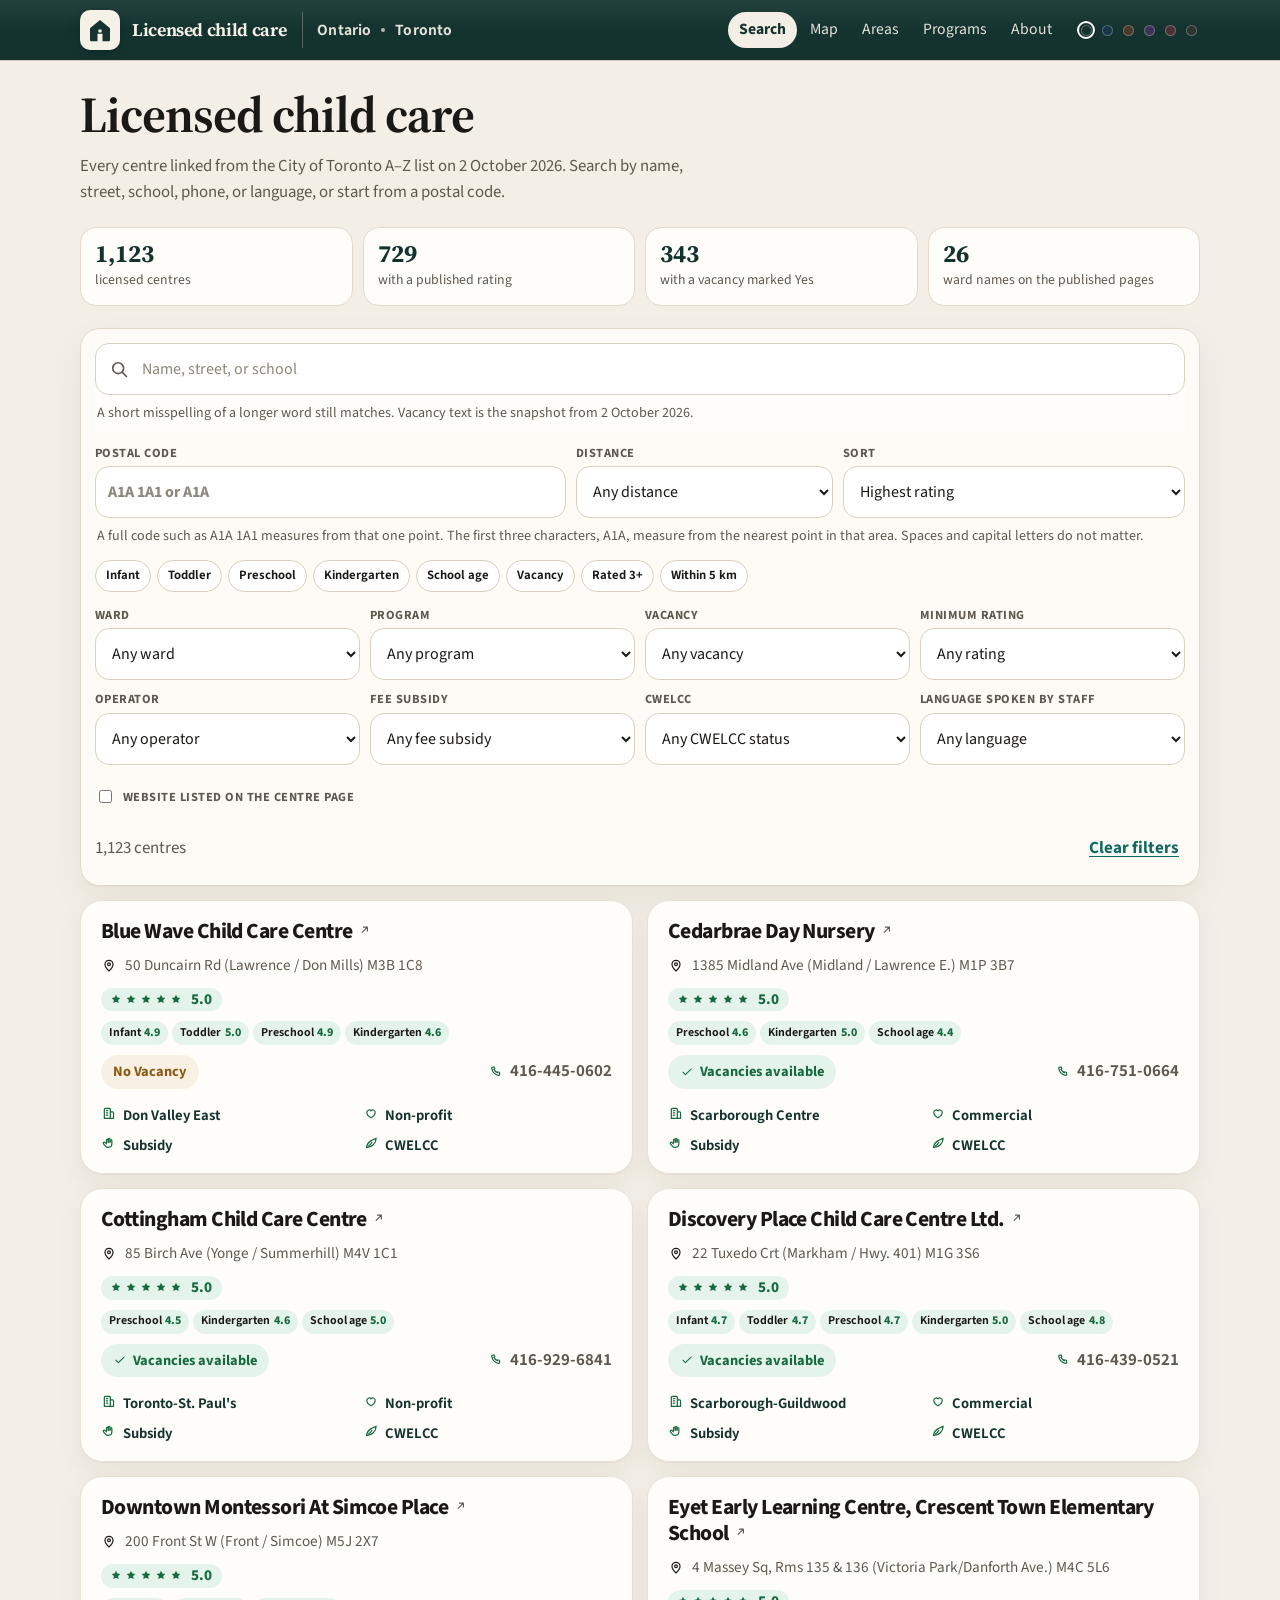
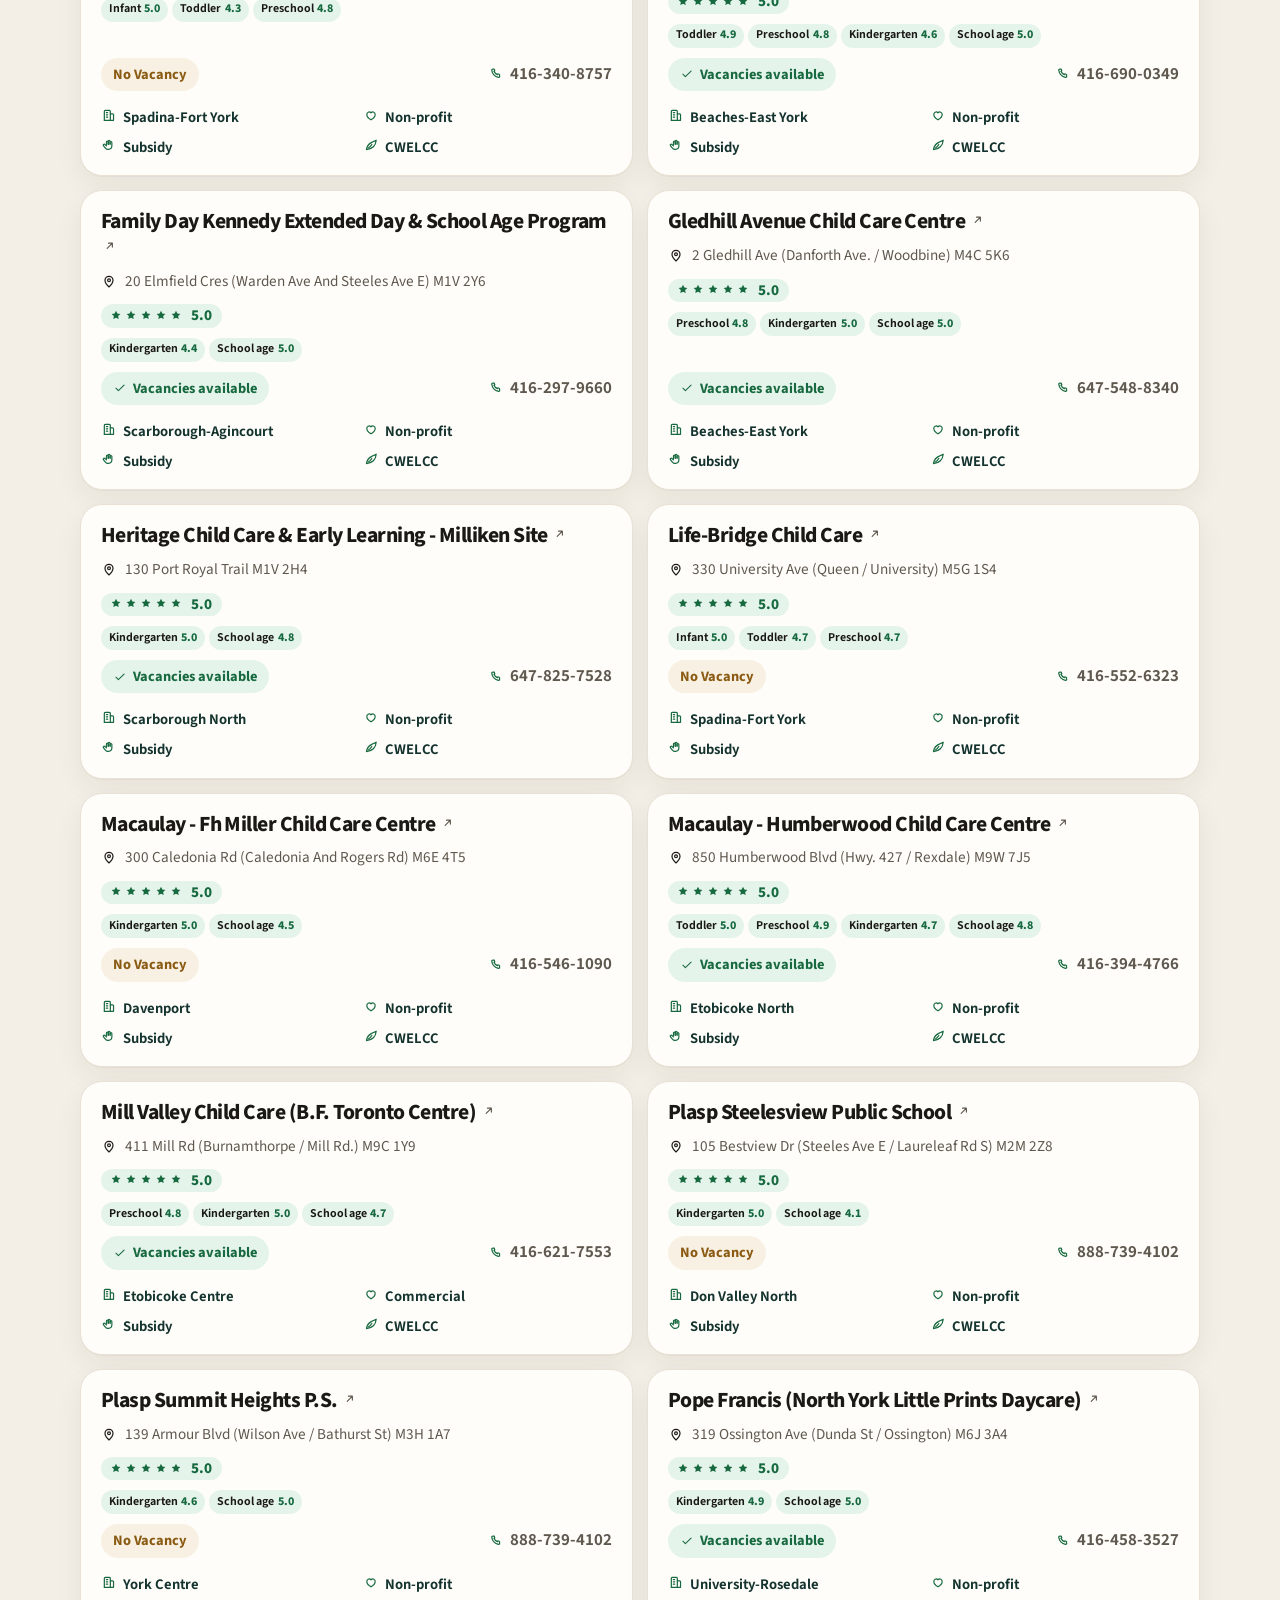
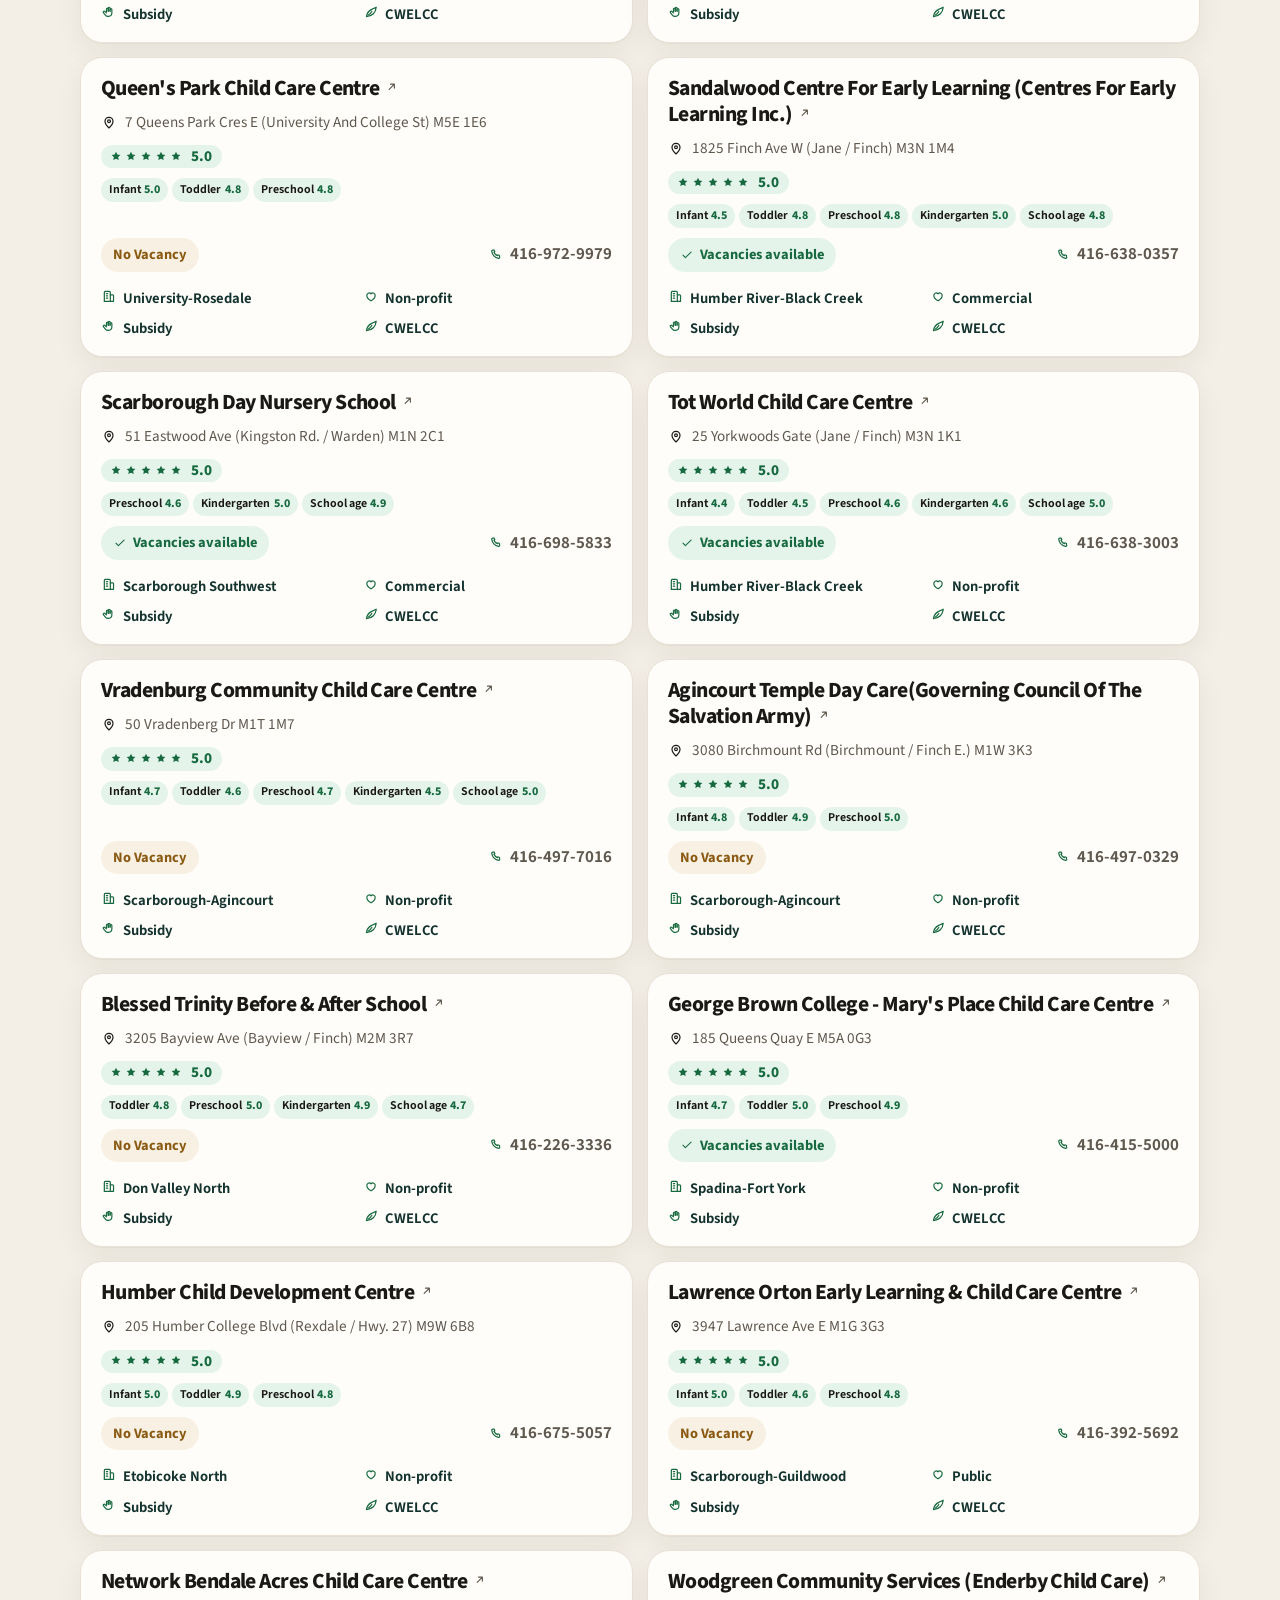
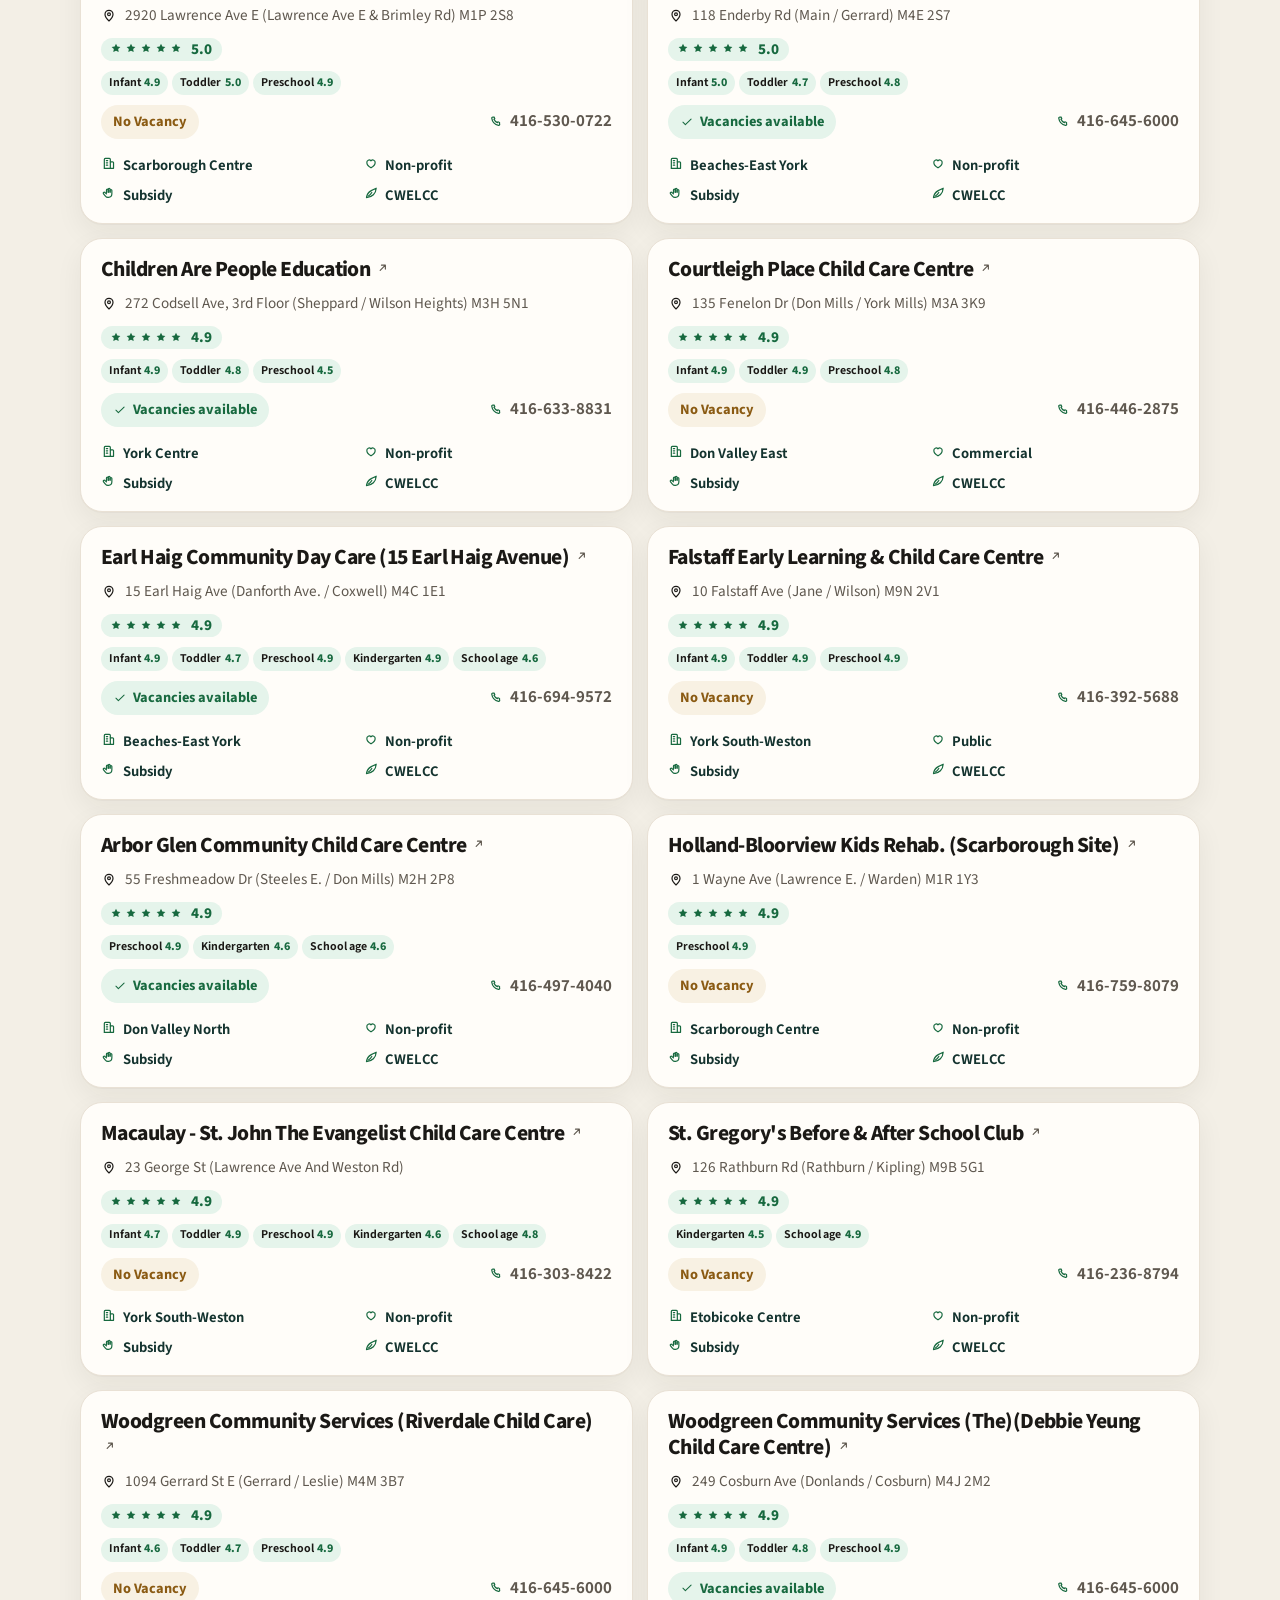
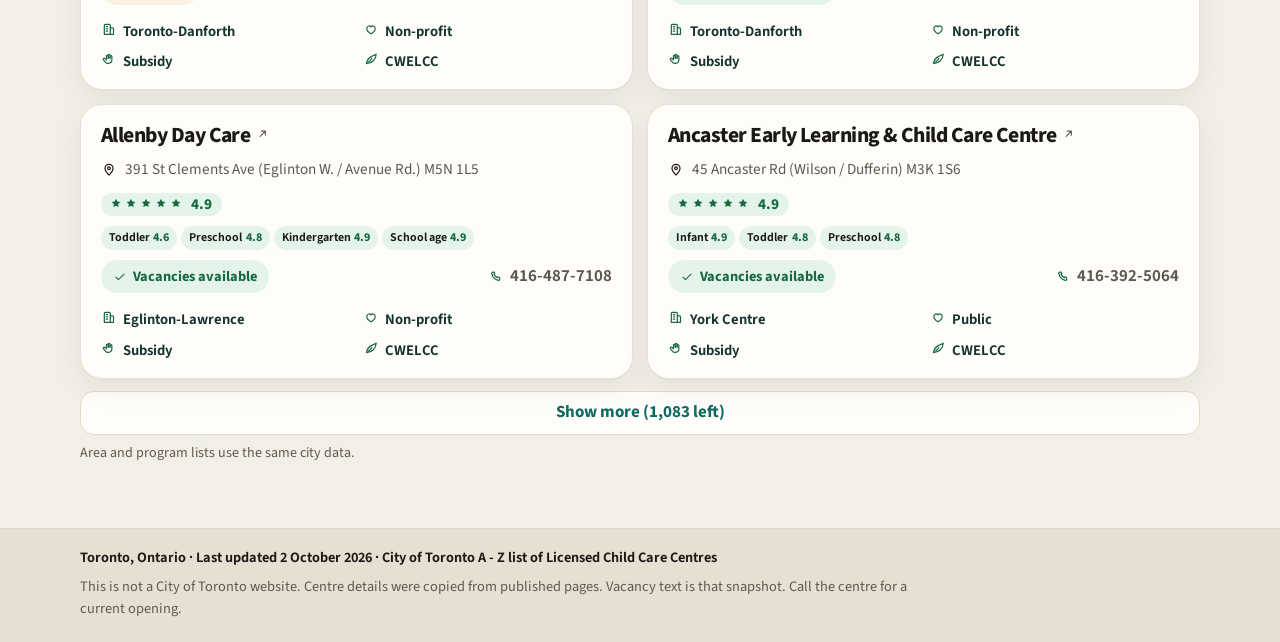
<file: index.html>
<!DOCTYPE html>
<html lang="en">
<head>
  <meta charset="utf-8">
  <meta name="viewport" content="width=device-width, initial-scale=1, viewport-fit=cover">
  <meta name="description" content="Search licensed child care centres in a Canadian city by postal code, area, program, language, and quality rating.">
  <script>
    try {
      var savedTheme = localStorage.getItem("daycare-theme");
      if (savedTheme === "sea" || savedTheme === "sand" || savedTheme === "lilac" || savedTheme === "rose" || savedTheme === "stone") {
        document.documentElement.setAttribute("data-theme", savedTheme);
      }
    } catch (error) {}
  </script>
  <meta name="theme-color" content="#14332f">
  <title>Licensed child care</title>
  <link rel="icon" href="favicon.svg" type="image/svg+xml">
  <link rel="preconnect" href="https://fonts.googleapis.com">
  <link rel="preconnect" href="https://fonts.gstatic.com" crossorigin>
  <link rel="stylesheet" href="https://fonts.googleapis.com/css2?family=Source+Sans+3:ital,wght@0,400..700;1,400&family=Source+Serif+4:opsz,wght@8..60,500..700&display=swap">
  <link rel="stylesheet" href="assets/site.css">
</head>
<body data-page="search">
  <a class="skip vh" href="#content">Skip to content</a>
  <header class="site">
    <div class="wrap bar">
      <div class="identity">
        <a class="brand" id="brand-link" href="index.html"><svg class="mark" width="40" height="40" viewBox="0 0 32 32" aria-hidden="true"><rect class="mark-tile" width="32" height="32" rx="8"/><path class="mark-house" d="M8 14.5 16 8l8 6.5V24a1 1 0 0 1-1 1h-5v-6h-4v6H9a1 1 0 0 1-1-1z"/><rect class="mark-tile" x="14.7" y="15.6" width="2.6" height="2.3" rx="0.35"/></svg><span class="brand-copy"><strong id="brand-name">Licensed child care</strong></span></a>
        <div class="place-switch" role="group" aria-label="Province and city">
          <span class="place-readout" id="province-label">Ontario</span>
          <label class="place-field province" hidden><span class="vh">Province</span><select id="province-select" aria-label="Province"></select></label>
          <span class="place-sep" aria-hidden="true"></span>
          <span class="place-readout" id="city-label">Toronto</span>
          <label class="place-field city" hidden><span class="vh">City</span><select id="city-select" aria-label="City"></select></label>
        </div>
      </div>
      <div class="theme" role="group" aria-label="Theme"><button type="button" data-theme-choice="sage" aria-label="Sage" title="Sage" aria-pressed="true"><span class="dot" style="background:#14332f"></span></button><button type="button" data-theme-choice="sea" aria-label="Sea" title="Sea" aria-pressed="false"><span class="dot" style="background:#16344a"></span></button><button type="button" data-theme-choice="sand" aria-label="Sand" title="Sand" aria-pressed="false"><span class="dot" style="background:#4a3828"></span></button><button type="button" data-theme-choice="lilac" aria-label="Lilac" title="Lilac" aria-pressed="false"><span class="dot" style="background:#3c3354"></span></button><button type="button" data-theme-choice="rose" aria-label="Rose" title="Rose" aria-pressed="false"><span class="dot" style="background:#4a3034"></span></button><button type="button" data-theme-choice="stone" aria-label="Stone" title="Stone" aria-pressed="false"><span class="dot" style="background:#2c3330"></span></button></div>
      <nav class="site" aria-label="Site"><a href="index.html" data-nav="search">Search</a><a href="map.html" data-nav="map">Map</a><a href="areas.html" data-nav="areas">Areas</a><a href="programs.html" data-nav="programs">Programs</a><a href="about.html" data-nav="about">About</a></nav>
    </div>
  </header>
  <main id="content">
    <div class="wrap">
      <h1 id="page-title">Licensed child care</h1>
      <p class="lede" id="page-lede">Search by name, street, school, phone, language, or postal code.</p>
      <ul class="stats" id="stats"></ul>
      <form id="search-form" class="tools" role="search">
        <div class="search-row">
          <div class="search">
            <svg width="20" height="20" viewBox="0 0 24 24" aria-hidden="true"><circle cx="11" cy="11" r="6.5" fill="none" stroke="currentColor" stroke-width="2"/><path d="M16 16l5 5" fill="none" stroke="currentColor" stroke-width="2" stroke-linecap="round"/></svg>
            <label class="vh" for="q">Search centres</label>
            <input id="q" name="q" type="search" placeholder="Name, street, or school" autocomplete="off" enterkeyhint="search">
            <button type="button" class="clear" id="clear-search" hidden aria-label="Clear search">×</button>
          </div>
          <p class="hint" id="vacancy-hint">A short misspelling of a longer word still matches.</p>
        </div>
        <div class="controls">
          <label class="field"><span>Postal code</span><span class="postal"><input id="postal" name="postal" class="text-input" inputmode="text" autocomplete="postal-code" autocapitalize="characters" spellcheck="false" maxlength="16" placeholder="A1A 1A1 or A1A"></span></label>
          <label class="field"><span>Distance</span><select id="km" name="km"><option value="">Any distance</option><option value="1">Within 1 km</option><option value="2">Within 2 km</option><option value="3">Within 3 km</option><option value="5">Within 5 km</option><option value="8">Within 8 km</option><option value="10">Within 10 km</option><option value="15">Within 15 km</option></select></label>
          <label class="field"><span>Sort</span><select id="sort" name="sort"><option value="rating" selected>Highest rating</option><option value="relevance">Best match</option><option value="name">Centre name</option><option value="distance">Nearest</option><option value="vacancy">Vacancy</option><option value="ward">Area</option></select></label>
        </div>
        <p class="hint" id="postal-hint">A full code such as A1A 1A1 measures from that one point. The first three characters, A1A, measure from the nearest point in that area. Spaces and capital letters do not matter.</p>
        <div class="chips" id="chips"><button type="button" class="chip" data-chip="Infant" aria-pressed="false">Infant</button><button type="button" class="chip" data-chip="Toddler" aria-pressed="false">Toddler</button><button type="button" class="chip" data-chip="Preschool" aria-pressed="false">Preschool</button><button type="button" class="chip" data-chip="Kindergarten" aria-pressed="false">Kindergarten</button><button type="button" class="chip" data-chip="School age" aria-pressed="false">School age</button><button type="button" class="chip" data-chip="vacancy" aria-pressed="false">Vacancy</button><button type="button" class="chip" data-chip="rated" aria-pressed="false">Rated 3+</button><button type="button" class="chip" data-chip="near" aria-pressed="false">Within 5 km</button></div>
        <div class="filters">
          <label class="field"><span id="area-label">Area</span><select id="ward" name="ward"><option value="">Any area</option></select></label>
          <label class="field"><span>Program</span><select id="program" name="program"><option value="">Any program</option></select></label>
          <label class="field"><span>Vacancy</span><select id="vacancy" name="vacancy"><option value="">Any vacancy</option></select></label>
          <label class="field"><span>Minimum rating</span><select id="min" name="min"><option value="">Any rating</option><option value="3">3 and up</option><option value="3.5">3.5 and up</option><option value="4">4 and up</option><option value="4.5">4.5 and up</option></select></label>
          <label class="field"><span>Operator</span><select id="auspice" name="auspice"><option value="">Any operator</option></select></label>
          <label class="field"><span>Fee subsidy</span><select id="fee" name="fee"><option value="">Any fee subsidy</option></select></label>
          <label class="field"><span>CWELCC</span><select id="cwelcc" name="cwelcc"><option value="">Any CWELCC status</option></select></label>
          <label class="field"><span>Language spoken by staff</span><select id="lang" name="lang"><option value="">Any language</option></select></label>
        </div>
        <label class="check"><input id="web" name="web" type="checkbox" value="1"><span>Website listed on the centre page</span></label>
        <div class="tool-end">
          <p class="count" id="count">Loading centres…</p>
          <button type="button" class="linkish" id="clear-filters">Clear filters</button>
        </div>
        <p class="note" id="distance-note" hidden></p>
      </form>
      <noscript><p class="note">Search runs in the browser and reads the data for the selected city.</p></noscript>
      <div id="list" class="list"></div>
      <div id="empty" class="empty" hidden>
        <p>Nothing matched that search. Try a shorter word, or clear a filter.</p>
        <button type="button" class="linkish" id="empty-clear">Clear search and filters</button>
      </div>
      <button type="button" class="more" id="more" hidden>Show more</button>
      <p class="fine">Area and program lists use the same city data.</p>
    </div>
  </main>
  <footer class="site"><div class="wrap foot"><p class="foot-meta" id="foot-meta">Toronto, Ontario · Last updated</p><p class="foot-sample" id="foot-sample" hidden>Sample data for testing. These centres are invented and are not a licensed child care list.</p><p id="site-footer">Centre details are a copy of a public list. Vacancy text is that snapshot. Call the centre for a current opening.</p></div></footer>
  <script src="assets/theme.js" defer></script>
  <script src="assets/fuzzy.js" defer></script>
  <script src="assets/place.js" defer></script>
  <script src="assets/search.js" defer></script>
</body>
</html>
</file>
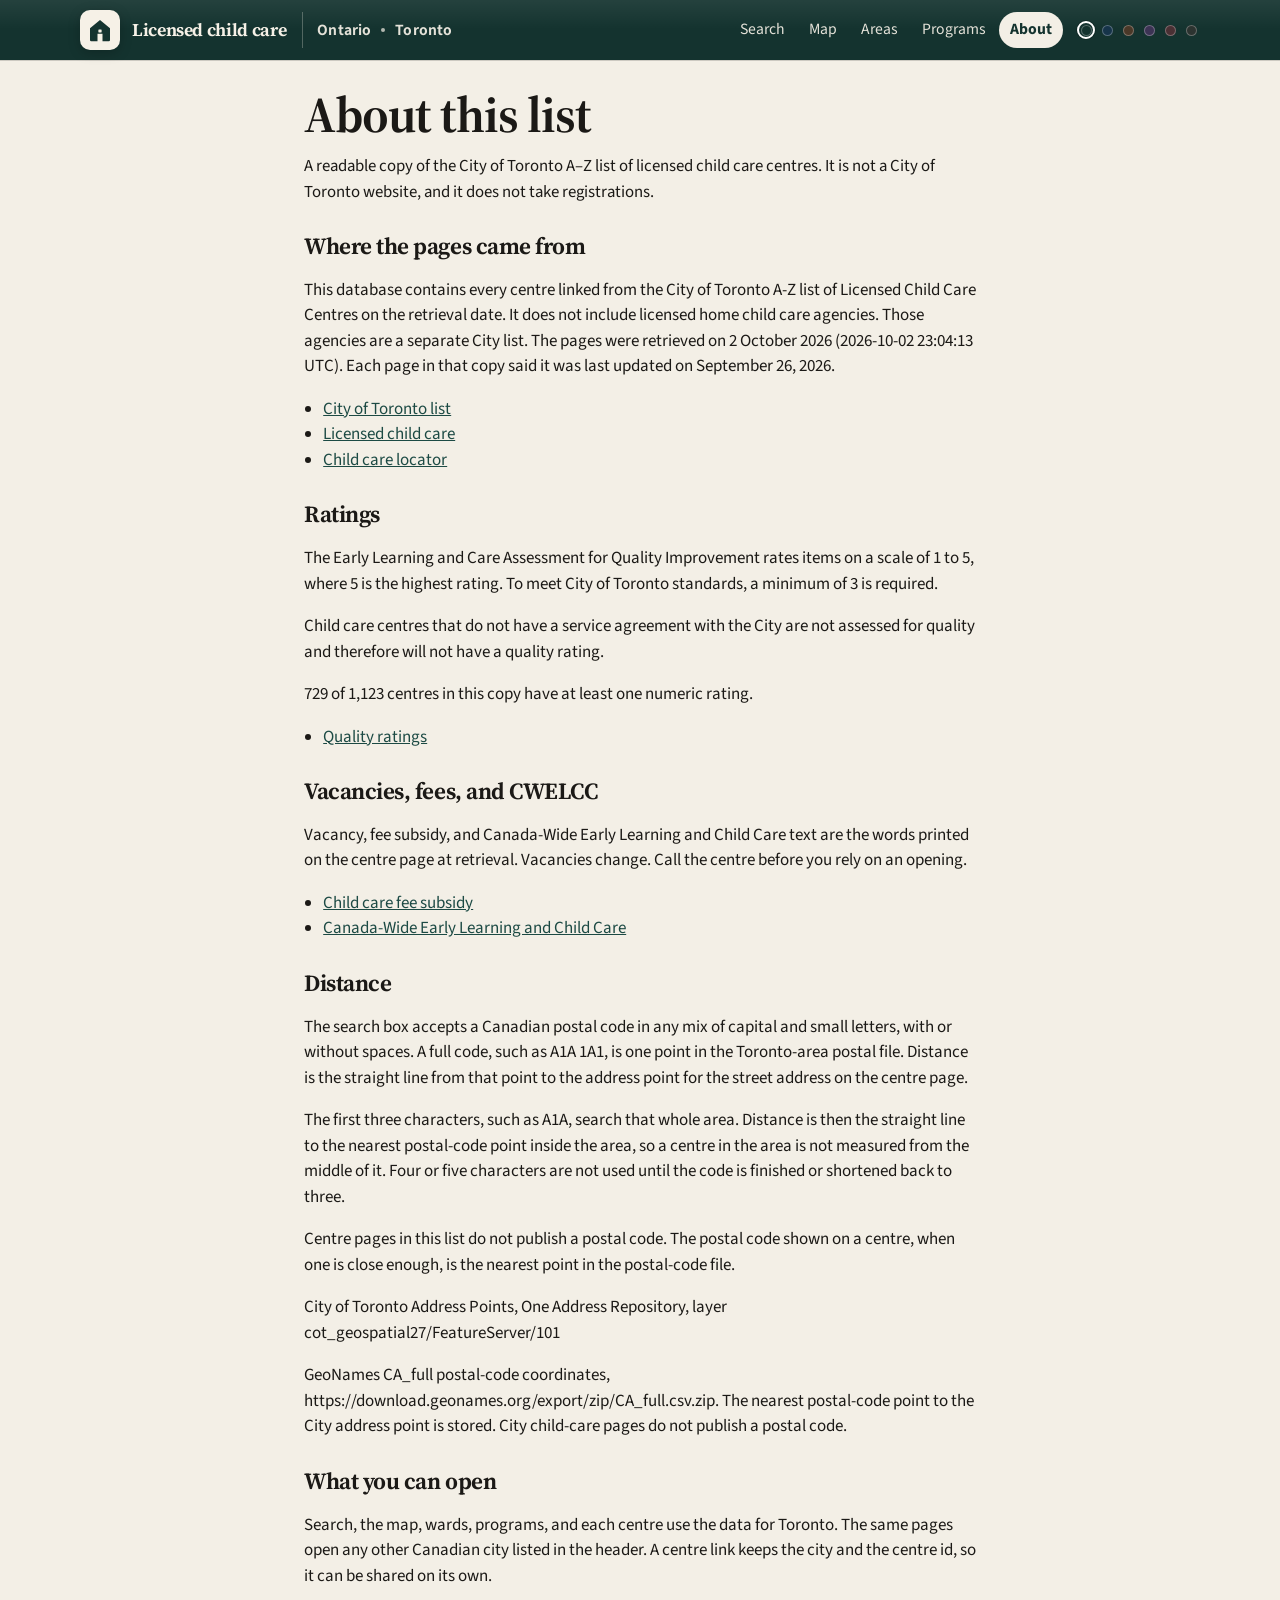
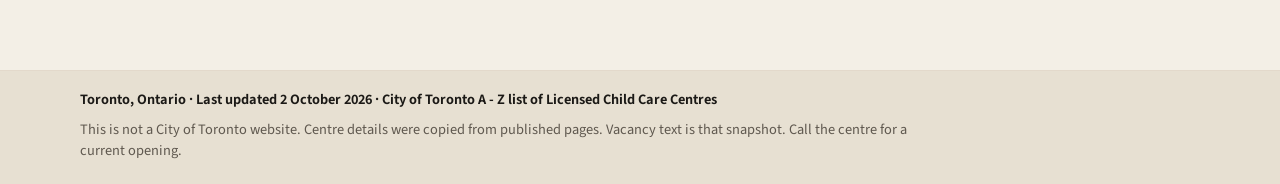
<file: about.html>
<!DOCTYPE html>
<html lang="en">
<head>
  <meta charset="utf-8">
  <meta name="viewport" content="width=device-width, initial-scale=1, viewport-fit=cover">
  <meta name="description" content="Where the licensed child care list for the selected Canadian city came from.">
  <script>
    try {
      var savedTheme = localStorage.getItem("daycare-theme");
      if (savedTheme === "sea" || savedTheme === "sand" || savedTheme === "lilac" || savedTheme === "rose" || savedTheme === "stone") {
        document.documentElement.setAttribute("data-theme", savedTheme);
      }
    } catch (error) {}
  </script>
  <meta name="theme-color" content="#14332f">
  <title>About · Licensed child care</title>
  <link rel="icon" href="favicon.svg" type="image/svg+xml">
  <link rel="preconnect" href="https://fonts.googleapis.com">
  <link rel="preconnect" href="https://fonts.gstatic.com" crossorigin>
  <link rel="stylesheet" href="https://fonts.googleapis.com/css2?family=Source+Sans+3:ital,wght@0,400..700;1,400&family=Source+Serif+4:opsz,wght@8..60,500..700&display=swap">
  <link rel="stylesheet" href="assets/site.css">
</head>
<body data-page="about">
  <a class="skip vh" href="#content">Skip to content</a>
  <header class="site">
    <div class="wrap bar">
      <div class="identity">
        <a class="brand" id="brand-link" href="index.html"><svg class="mark" width="40" height="40" viewBox="0 0 32 32" aria-hidden="true"><rect class="mark-tile" width="32" height="32" rx="8"/><path class="mark-house" d="M8 14.5 16 8l8 6.5V24a1 1 0 0 1-1 1h-5v-6h-4v6H9a1 1 0 0 1-1-1z"/><rect class="mark-tile" x="14.7" y="15.6" width="2.6" height="2.3" rx="0.35"/></svg><span class="brand-copy"><strong id="brand-name">Licensed child care</strong></span></a>
        <div class="place-switch" role="group" aria-label="Province and city">
          <span class="place-readout" id="province-label">Ontario</span>
          <label class="place-field province" hidden><span class="vh">Province</span><select id="province-select" aria-label="Province"></select></label>
          <span class="place-sep" aria-hidden="true"></span>
          <span class="place-readout" id="city-label">Toronto</span>
          <label class="place-field city" hidden><span class="vh">City</span><select id="city-select" aria-label="City"></select></label>
        </div>
      </div>
      <div class="theme" role="group" aria-label="Theme"><button type="button" data-theme-choice="sage" aria-label="Sage" title="Sage" aria-pressed="true"><span class="dot" style="background:#14332f"></span></button><button type="button" data-theme-choice="sea" aria-label="Sea" title="Sea" aria-pressed="false"><span class="dot" style="background:#16344a"></span></button><button type="button" data-theme-choice="sand" aria-label="Sand" title="Sand" aria-pressed="false"><span class="dot" style="background:#4a3828"></span></button><button type="button" data-theme-choice="lilac" aria-label="Lilac" title="Lilac" aria-pressed="false"><span class="dot" style="background:#3c3354"></span></button><button type="button" data-theme-choice="rose" aria-label="Rose" title="Rose" aria-pressed="false"><span class="dot" style="background:#4a3034"></span></button><button type="button" data-theme-choice="stone" aria-label="Stone" title="Stone" aria-pressed="false"><span class="dot" style="background:#2c3330"></span></button></div>
      <nav class="site" aria-label="Site"><a href="index.html" data-nav="search">Search</a><a href="map.html" data-nav="map">Map</a><a href="areas.html" data-nav="areas">Areas</a><a href="programs.html" data-nav="programs">Programs</a><a href="about.html" data-nav="about">About</a></nav>
    </div>
  </header>
  <main id="content">
    <div class="wrap prose">
      <h1 id="page-title">About this list</h1>
      <p class="lede" id="page-lede">Loading…</p>
      <div id="about-body"></div>
    </div>
  </main>
  <footer class="site"><div class="wrap foot"><p class="foot-meta" id="foot-meta">Toronto, Ontario · Last updated</p><p class="foot-sample" id="foot-sample" hidden>Sample data for testing. These centres are invented and are not a licensed child care list.</p><p id="site-footer">Centre details are a copy of a public list. Vacancy text is that snapshot. Call the centre for a current opening.</p></div></footer>
  <script src="assets/theme.js" defer></script>
  <script src="assets/place.js" defer></script>
  <script src="assets/about.js" defer></script>
</body>
</html>
</file>
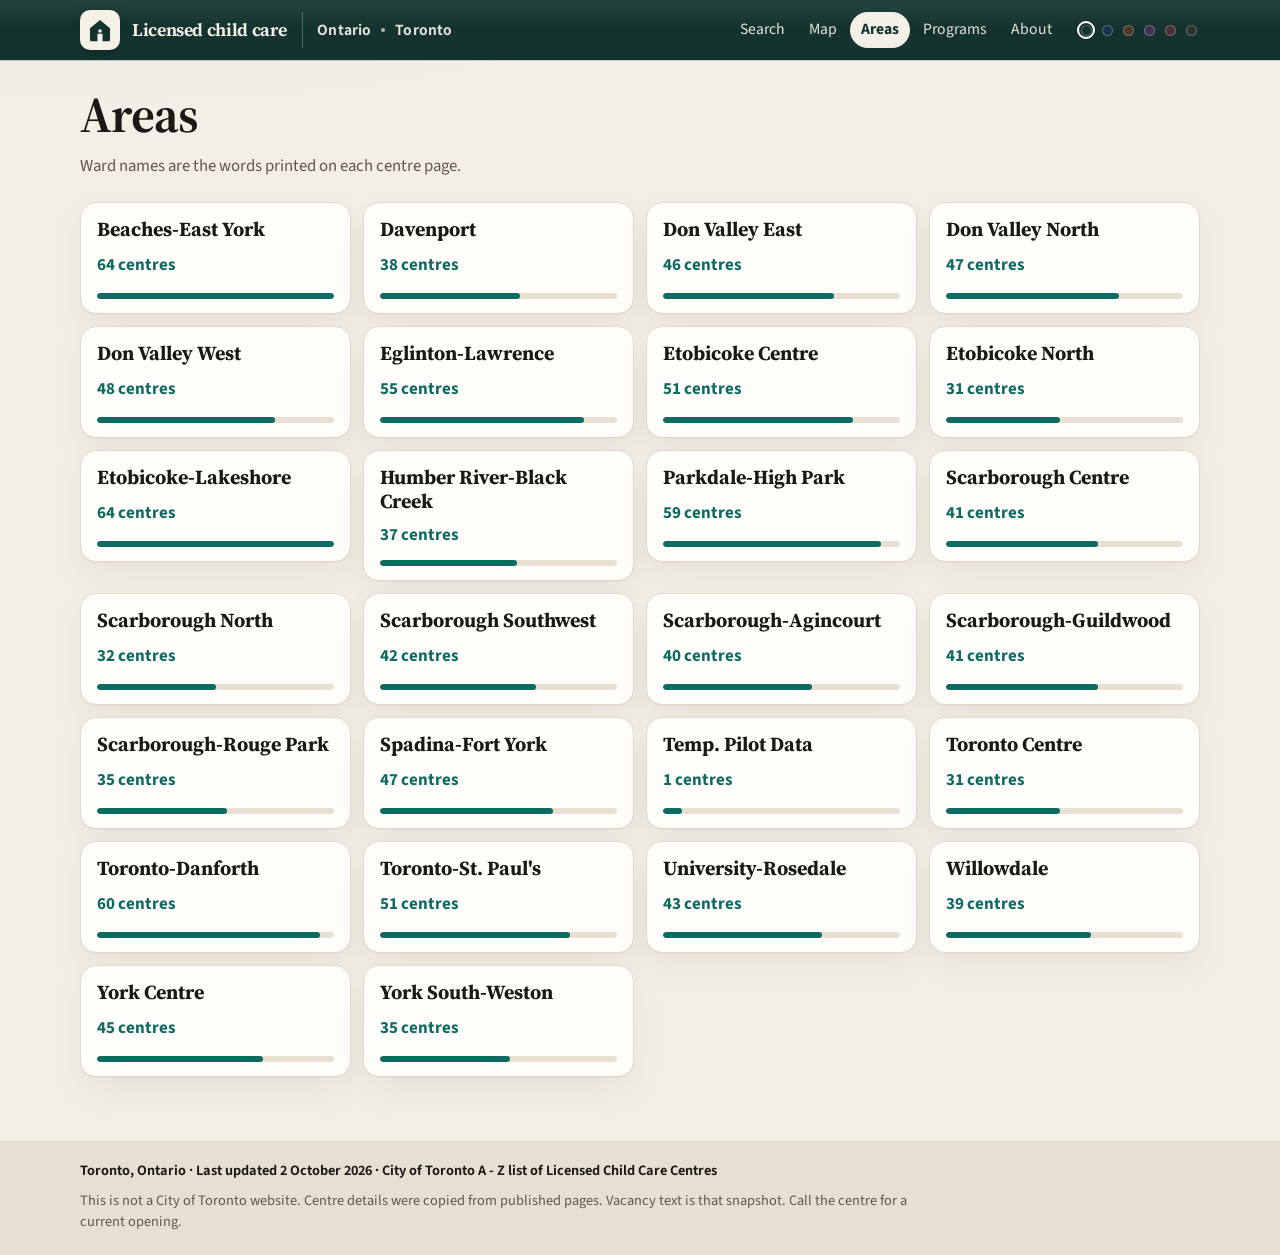
<file: areas.html>
<!DOCTYPE html>
<html lang="en">
<head>
  <meta charset="utf-8">
  <meta name="viewport" content="width=device-width, initial-scale=1, viewport-fit=cover">
  <meta name="description" content="Licensed child care centres by area for the selected Canadian city.">
  <script>
    try {
      var savedTheme = localStorage.getItem("daycare-theme");
      if (savedTheme === "sea" || savedTheme === "sand" || savedTheme === "lilac" || savedTheme === "rose" || savedTheme === "stone") {
        document.documentElement.setAttribute("data-theme", savedTheme);
      }
    } catch (error) {}
  </script>
  <meta name="theme-color" content="#14332f">
  <title>Areas · Licensed child care</title>
  <link rel="icon" href="favicon.svg" type="image/svg+xml">
  <link rel="preconnect" href="https://fonts.googleapis.com">
  <link rel="preconnect" href="https://fonts.gstatic.com" crossorigin>
  <link rel="stylesheet" href="https://fonts.googleapis.com/css2?family=Source+Sans+3:ital,wght@0,400..700;1,400&family=Source+Serif+4:opsz,wght@8..60,500..700&display=swap">
  <link rel="stylesheet" href="assets/site.css">
</head>
<body data-page="areas">
  <a class="skip vh" href="#content">Skip to content</a>
  <header class="site">
    <div class="wrap bar">
      <div class="identity">
        <a class="brand" id="brand-link" href="index.html"><svg class="mark" width="40" height="40" viewBox="0 0 32 32" aria-hidden="true"><rect class="mark-tile" width="32" height="32" rx="8"/><path class="mark-house" d="M8 14.5 16 8l8 6.5V24a1 1 0 0 1-1 1h-5v-6h-4v6H9a1 1 0 0 1-1-1z"/><rect class="mark-tile" x="14.7" y="15.6" width="2.6" height="2.3" rx="0.35"/></svg><span class="brand-copy"><strong id="brand-name">Licensed child care</strong></span></a>
        <div class="place-switch" role="group" aria-label="Province and city">
          <span class="place-readout" id="province-label">Ontario</span>
          <label class="place-field province" hidden><span class="vh">Province</span><select id="province-select" aria-label="Province"></select></label>
          <span class="place-sep" aria-hidden="true"></span>
          <span class="place-readout" id="city-label">Toronto</span>
          <label class="place-field city" hidden><span class="vh">City</span><select id="city-select" aria-label="City"></select></label>
        </div>
      </div>
      <div class="theme" role="group" aria-label="Theme"><button type="button" data-theme-choice="sage" aria-label="Sage" title="Sage" aria-pressed="true"><span class="dot" style="background:#14332f"></span></button><button type="button" data-theme-choice="sea" aria-label="Sea" title="Sea" aria-pressed="false"><span class="dot" style="background:#16344a"></span></button><button type="button" data-theme-choice="sand" aria-label="Sand" title="Sand" aria-pressed="false"><span class="dot" style="background:#4a3828"></span></button><button type="button" data-theme-choice="lilac" aria-label="Lilac" title="Lilac" aria-pressed="false"><span class="dot" style="background:#3c3354"></span></button><button type="button" data-theme-choice="rose" aria-label="Rose" title="Rose" aria-pressed="false"><span class="dot" style="background:#4a3034"></span></button><button type="button" data-theme-choice="stone" aria-label="Stone" title="Stone" aria-pressed="false"><span class="dot" style="background:#2c3330"></span></button></div>
      <nav class="site" aria-label="Site"><a href="index.html" data-nav="search">Search</a><a href="map.html" data-nav="map">Map</a><a href="areas.html" data-nav="areas">Areas</a><a href="programs.html" data-nav="programs">Programs</a><a href="about.html" data-nav="about">About</a></nav>
    </div>
  </header>
  <main id="content">
    <div class="wrap">
      <p class="crumb" id="crumb" hidden></p>
      <h1 id="page-title">Areas</h1>
      <p class="lede" id="page-lede">Loading areas…</p>
      <ul class="directory" id="directory"></ul>
      <div class="list" id="list" hidden></div>
    </div>
  </main>
  <footer class="site"><div class="wrap foot"><p class="foot-meta" id="foot-meta">Toronto, Ontario · Last updated</p><p class="foot-sample" id="foot-sample" hidden>Sample data for testing. These centres are invented and are not a licensed child care list.</p><p id="site-footer">Centre details are a copy of a public list. Vacancy text is that snapshot. Call the centre for a current opening.</p></div></footer>
  <script src="assets/theme.js" defer></script>
  <script src="assets/fuzzy.js" defer></script>
  <script src="assets/place.js" defer></script>
  <script src="assets/browse.js" defer></script>
</body>
</html>
</file>
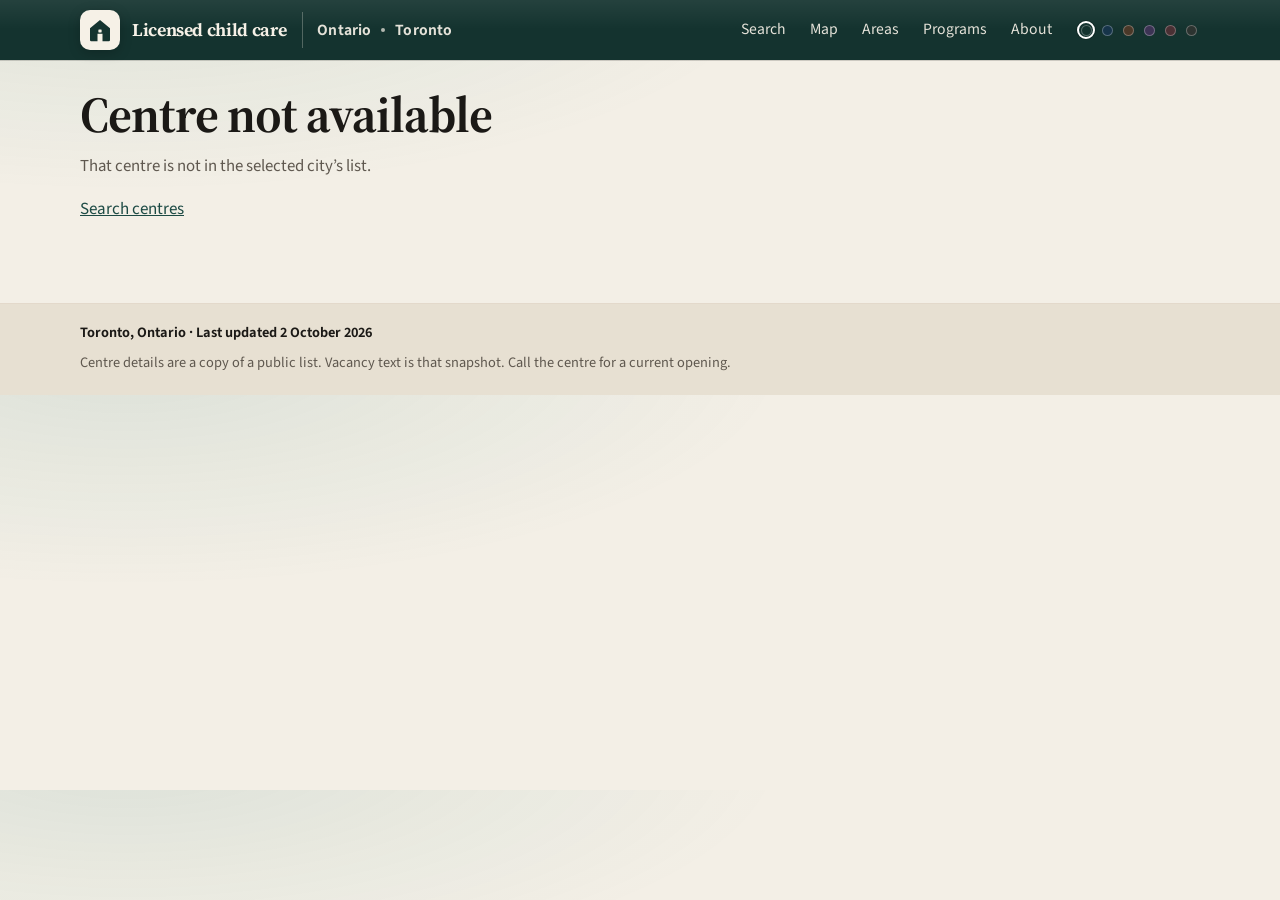
<file: centre.html>
<!DOCTYPE html>
<html lang="en">
<head>
  <meta charset="utf-8">
  <meta name="viewport" content="width=device-width, initial-scale=1, viewport-fit=cover">
  <meta name="description" content="Licensed child care centre details for the selected Canadian city.">
  <script>
    try {
      var savedTheme = localStorage.getItem("daycare-theme");
      if (savedTheme === "sea" || savedTheme === "sand" || savedTheme === "lilac" || savedTheme === "rose" || savedTheme === "stone") {
        document.documentElement.setAttribute("data-theme", savedTheme);
      }
    } catch (error) {}
  </script>
  <meta name="theme-color" content="#14332f">
  <title>Centre · Licensed child care</title>
  <link rel="icon" href="favicon.svg" type="image/svg+xml">
  <link rel="preconnect" href="https://fonts.googleapis.com">
  <link rel="preconnect" href="https://fonts.gstatic.com" crossorigin>
  <link rel="stylesheet" href="https://fonts.googleapis.com/css2?family=Source+Sans+3:ital,wght@0,400..700;1,400&family=Source+Serif+4:opsz,wght@8..60,500..700&display=swap">
  <link rel="stylesheet" href="assets/site.css">
</head>
<body data-page="centre">
  <a class="skip vh" href="#content">Skip to content</a>
  <header class="site">
    <div class="wrap bar">
      <div class="identity">
        <a class="brand" id="brand-link" href="index.html"><svg class="mark" width="40" height="40" viewBox="0 0 32 32" aria-hidden="true"><rect class="mark-tile" width="32" height="32" rx="8"/><path class="mark-house" d="M8 14.5 16 8l8 6.5V24a1 1 0 0 1-1 1h-5v-6h-4v6H9a1 1 0 0 1-1-1z"/><rect class="mark-tile" x="14.7" y="15.6" width="2.6" height="2.3" rx="0.35"/></svg><span class="brand-copy"><strong id="brand-name">Licensed child care</strong></span></a>
        <div class="place-switch" role="group" aria-label="Province and city">
          <span class="place-readout" id="province-label">Ontario</span>
          <label class="place-field province" hidden><span class="vh">Province</span><select id="province-select" aria-label="Province"></select></label>
          <span class="place-sep" aria-hidden="true"></span>
          <span class="place-readout" id="city-label">Toronto</span>
          <label class="place-field city" hidden><span class="vh">City</span><select id="city-select" aria-label="City"></select></label>
        </div>
      </div>
      <div class="theme" role="group" aria-label="Theme"><button type="button" data-theme-choice="sage" aria-label="Sage" title="Sage" aria-pressed="true"><span class="dot" style="background:#14332f"></span></button><button type="button" data-theme-choice="sea" aria-label="Sea" title="Sea" aria-pressed="false"><span class="dot" style="background:#16344a"></span></button><button type="button" data-theme-choice="sand" aria-label="Sand" title="Sand" aria-pressed="false"><span class="dot" style="background:#4a3828"></span></button><button type="button" data-theme-choice="lilac" aria-label="Lilac" title="Lilac" aria-pressed="false"><span class="dot" style="background:#3c3354"></span></button><button type="button" data-theme-choice="rose" aria-label="Rose" title="Rose" aria-pressed="false"><span class="dot" style="background:#4a3034"></span></button><button type="button" data-theme-choice="stone" aria-label="Stone" title="Stone" aria-pressed="false"><span class="dot" style="background:#2c3330"></span></button></div>
      <nav class="site" aria-label="Site"><a href="index.html" data-nav="search">Search</a><a href="map.html" data-nav="map">Map</a><a href="areas.html" data-nav="areas">Areas</a><a href="programs.html" data-nav="programs">Programs</a><a href="about.html" data-nav="about">About</a></nav>
    </div>
  </header>
  <main id="content">
    <div class="wrap centre" id="centre-root">
      <h1>Loading centre…</h1>
    </div>
  </main>
  <footer class="site"><div class="wrap foot"><p class="foot-meta" id="foot-meta">Toronto, Ontario · Last updated</p><p class="foot-sample" id="foot-sample" hidden>Sample data for testing. These centres are invented and are not a licensed child care list.</p><p id="site-footer">Centre details are a copy of a public list. Vacancy text is that snapshot. Call the centre for a current opening.</p></div></footer>
  <script src="assets/theme.js" defer></script>
  <script src="assets/fuzzy.js" defer></script>
  <script src="assets/place.js" defer></script>
  <script src="assets/centre.js" defer></script>
</body>
</html>
</file>
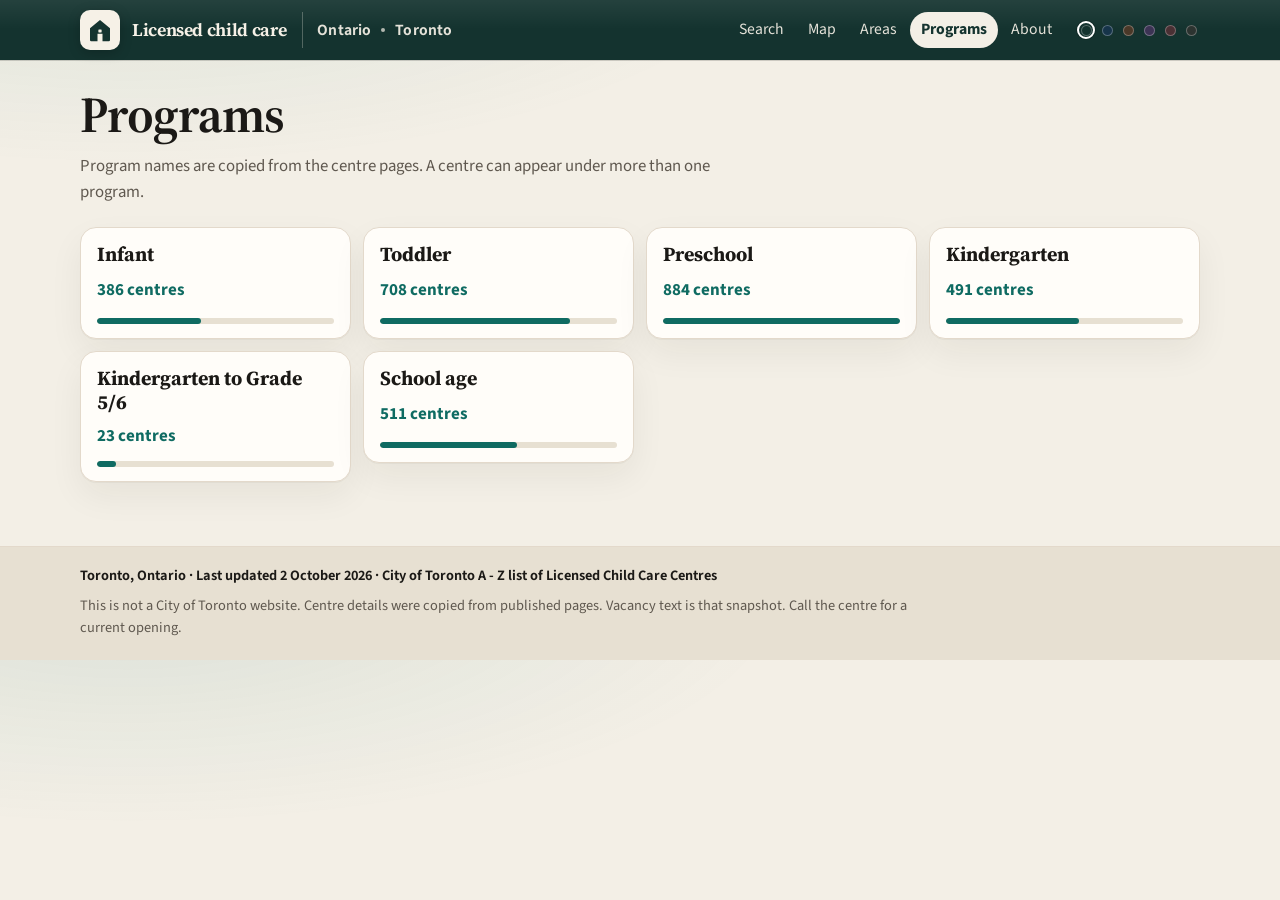
<file: programs.html>
<!DOCTYPE html>
<html lang="en">
<head>
  <meta charset="utf-8">
  <meta name="viewport" content="width=device-width, initial-scale=1, viewport-fit=cover">
  <meta name="description" content="Licensed child care centres by program for the selected Canadian city.">
  <script>
    try {
      var savedTheme = localStorage.getItem("daycare-theme");
      if (savedTheme === "sea" || savedTheme === "sand" || savedTheme === "lilac" || savedTheme === "rose" || savedTheme === "stone") {
        document.documentElement.setAttribute("data-theme", savedTheme);
      }
    } catch (error) {}
  </script>
  <meta name="theme-color" content="#14332f">
  <title>Programs · Licensed child care</title>
  <link rel="icon" href="favicon.svg" type="image/svg+xml">
  <link rel="preconnect" href="https://fonts.googleapis.com">
  <link rel="preconnect" href="https://fonts.gstatic.com" crossorigin>
  <link rel="stylesheet" href="https://fonts.googleapis.com/css2?family=Source+Sans+3:ital,wght@0,400..700;1,400&family=Source+Serif+4:opsz,wght@8..60,500..700&display=swap">
  <link rel="stylesheet" href="assets/site.css">
</head>
<body data-page="programs">
  <a class="skip vh" href="#content">Skip to content</a>
  <header class="site">
    <div class="wrap bar">
      <div class="identity">
        <a class="brand" id="brand-link" href="index.html"><svg class="mark" width="40" height="40" viewBox="0 0 32 32" aria-hidden="true"><rect class="mark-tile" width="32" height="32" rx="8"/><path class="mark-house" d="M8 14.5 16 8l8 6.5V24a1 1 0 0 1-1 1h-5v-6h-4v6H9a1 1 0 0 1-1-1z"/><rect class="mark-tile" x="14.7" y="15.6" width="2.6" height="2.3" rx="0.35"/></svg><span class="brand-copy"><strong id="brand-name">Licensed child care</strong></span></a>
        <div class="place-switch" role="group" aria-label="Province and city">
          <span class="place-readout" id="province-label">Ontario</span>
          <label class="place-field province" hidden><span class="vh">Province</span><select id="province-select" aria-label="Province"></select></label>
          <span class="place-sep" aria-hidden="true"></span>
          <span class="place-readout" id="city-label">Toronto</span>
          <label class="place-field city" hidden><span class="vh">City</span><select id="city-select" aria-label="City"></select></label>
        </div>
      </div>
      <div class="theme" role="group" aria-label="Theme"><button type="button" data-theme-choice="sage" aria-label="Sage" title="Sage" aria-pressed="true"><span class="dot" style="background:#14332f"></span></button><button type="button" data-theme-choice="sea" aria-label="Sea" title="Sea" aria-pressed="false"><span class="dot" style="background:#16344a"></span></button><button type="button" data-theme-choice="sand" aria-label="Sand" title="Sand" aria-pressed="false"><span class="dot" style="background:#4a3828"></span></button><button type="button" data-theme-choice="lilac" aria-label="Lilac" title="Lilac" aria-pressed="false"><span class="dot" style="background:#3c3354"></span></button><button type="button" data-theme-choice="rose" aria-label="Rose" title="Rose" aria-pressed="false"><span class="dot" style="background:#4a3034"></span></button><button type="button" data-theme-choice="stone" aria-label="Stone" title="Stone" aria-pressed="false"><span class="dot" style="background:#2c3330"></span></button></div>
      <nav class="site" aria-label="Site"><a href="index.html" data-nav="search">Search</a><a href="map.html" data-nav="map">Map</a><a href="areas.html" data-nav="areas">Areas</a><a href="programs.html" data-nav="programs">Programs</a><a href="about.html" data-nav="about">About</a></nav>
    </div>
  </header>
  <main id="content">
    <div class="wrap">
      <p class="crumb" id="crumb" hidden></p>
      <h1 id="page-title">Programs</h1>
      <p class="lede" id="page-lede">Loading programs…</p>
      <ul class="directory" id="directory"></ul>
      <div class="list" id="list" hidden></div>
    </div>
  </main>
  <footer class="site"><div class="wrap foot"><p class="foot-meta" id="foot-meta">Toronto, Ontario · Last updated</p><p class="foot-sample" id="foot-sample" hidden>Sample data for testing. These centres are invented and are not a licensed child care list.</p><p id="site-footer">Centre details are a copy of a public list. Vacancy text is that snapshot. Call the centre for a current opening.</p></div></footer>
  <script src="assets/theme.js" defer></script>
  <script src="assets/fuzzy.js" defer></script>
  <script src="assets/place.js" defer></script>
  <script src="assets/browse.js" defer></script>
</body>
</html>
</file>
<file: assets/site.css>
:root {
  --bg: #f3efe6;
  --bg-deep: #e7e0d2;
  --surface: #fffdf9;
  --ink: #1b1916;
  --muted: #5f584f;
  --line: #e3d9cb;
  --pine: #14332f;
  --pine-2: #1c4a44;
  --moss: #0f6b62;
  --moss-soft: #e5f3f1;
  --clay: #8a3d32;
  --clay-soft: #f8ece8;
  --gold: #8a5a12;
  --gold-soft: #f8f1e3;
  --ok: #17693f;
  --ok-soft: #e5f4eb;
  --on-header: #f6f1e7;
  --focus: #9fd4cc;
  --input-line: #d9d0c2;
  --field: #ffffff;
  --hover-line: #b7d9d4;
  --placeholder: #8d867c;
  --glow: rgba(15, 107, 98, 0.10);
  --shadow: 0 1px 0 rgba(40, 28, 16, 0.04), 0 14px 34px rgba(40, 28, 16, 0.06);
  --serif: "Source Serif 4", Georgia, "Palatino Linotype", serif;
  --sans: "Source Sans 3", "Segoe UI", sans-serif;
  color-scheme: light;
}
html[data-theme="sea"] {
  --bg: #f2f6f8;
  --bg-deep: #e1eaef;
  --surface: #fbfcfd;
  --ink: #17232b;
  --muted: #52616b;
  --line: #d3e0e7;
  --pine: #16344a;
  --pine-2: #1d4e6e;
  --moss: #1d6a8a;
  --moss-soft: #e5f2f7;
  --clay: #8d4540;
  --clay-soft: #f8eceb;
  --gold: #8a6230;
  --gold-soft: #f8f1e6;
  --ok: #1a6b52;
  --ok-soft: #e6f5ef;
  --on-header: #f3f7f8;
  --focus: #9dcee0;
  --input-line: #c9d8e0;
  --hover-line: #b7d4e2;
  --placeholder: #7d8d97;
  --glow: rgba(29, 106, 138, 0.10);
}
html[data-theme="sand"] {
  --bg: #f6f1e8;
  --bg-deep: #ebe2d4;
  --surface: #fffdf9;
  --ink: #2a241c;
  --muted: #6b5e50;
  --line: #e4d8c8;
  --pine: #4a3828;
  --pine-2: #6a4e36;
  --moss: #8a5a32;
  --moss-soft: #f6eee4;
  --clay: #8a4034;
  --clay-soft: #f8ece8;
  --gold: #8a5a12;
  --gold-soft: #f8f1e3;
  --ok: #3d6b45;
  --ok-soft: #e8f3ea;
  --on-header: #f8f3ea;
  --focus: #e0c4a4;
  --input-line: #dccdb8;
  --hover-line: #e0cbb0;
  --placeholder: #8d7d6c;
  --glow: rgba(138, 90, 50, 0.10);
}
html[data-theme="lilac"] {
  --bg: #f5f3f8;
  --bg-deep: #e7e2ef;
  --surface: #fcfbfe;
  --ink: #241f2c;
  --muted: #61586c;
  --line: #ddd6e6;
  --pine: #3c3354;
  --pine-2: #55486f;
  --moss: #6d5b8a;
  --moss-soft: #f0ebf6;
  --clay: #8a4560;
  --clay-soft: #f8eaf0;
  --gold: #7a5a28;
  --gold-soft: #f7f1e6;
  --ok: #2f6b58;
  --ok-soft: #e7f4ef;
  --on-header: #f6f3f8;
  --focus: #d4c4e6;
  --input-line: #d5cce0;
  --hover-line: #d4c6e4;
  --placeholder: #847a90;
  --glow: rgba(109, 91, 138, 0.10);
}
html[data-theme="rose"] {
  --bg: #f8f3f2;
  --bg-deep: #efe2e0;
  --surface: #fffdfc;
  --ink: #2a1f20;
  --muted: #6d5858;
  --line: #eadcd9;
  --pine: #4a3034;
  --pine-2: #6a4548;
  --moss: #8d555c;
  --moss-soft: #f8eeef;
  --clay: #8a3d3d;
  --clay-soft: #f8eaea;
  --gold: #8a5a30;
  --gold-soft: #f8f1e8;
  --ok: #2f6a52;
  --ok-soft: #e7f4ee;
  --on-header: #f8f3f2;
  --focus: #e4c4c6;
  --input-line: #e0d0cc;
  --hover-line: #e4c8c6;
  --placeholder: #8d7876;
  --glow: rgba(141, 85, 92, 0.10);
}
html[data-theme="stone"] {
  --bg: #f3f4f2;
  --bg-deep: #e4e6e3;
  --surface: #fbfbfa;
  --ink: #1c1e1c;
  --muted: #5c615c;
  --line: #d9ddd8;
  --pine: #2c3330;
  --pine-2: #3d4a44;
  --moss: #3f6b5a;
  --moss-soft: #e7f2ed;
  --clay: #7d4540;
  --clay-soft: #f6ecea;
  --gold: #7a6230;
  --gold-soft: #f6f1e6;
  --ok: #2c6b4a;
  --ok-soft: #e6f3ec;
  --on-header: #f4f5f3;
  --focus: #c5d4cc;
  --input-line: #cfd4cf;
  --hover-line: #c5d5cc;
  --placeholder: #7d847e;
  --glow: rgba(63, 107, 90, 0.10);
}

* { box-sizing: border-box; }
[hidden] { display: none !important; }
html { scroll-behavior: smooth; }
body {
  margin: 0;
  background:
    radial-gradient(1200px 420px at 10% -10%, var(--glow), transparent 55%),
    var(--bg);
  color: var(--ink);
  font: 17px/1.5 var(--sans);
}
button, a, summary, label, input, select { touch-action: manipulation; }
a { color: var(--pine-2); }
a:hover { color: var(--moss); }
:focus-visible {
  outline: 3px solid var(--focus);
  outline-offset: 2px;
}
.wrap { width: min(1120px, calc(100% - 28px)); margin: 0 auto; }
h1, h2, .addr, .lede { overflow-wrap: break-word; }
.vh {
  position: absolute;
  width: 1px;
  height: 1px;
  padding: 0;
  margin: -1px;
  overflow: hidden;
  clip: rect(0, 0, 0, 0);
  white-space: nowrap;
  border: 0;
}
.skip:focus {
  position: fixed;
  top: 8px;
  left: 8px;
  z-index: 30;
  width: auto;
  height: auto;
  margin: 0;
  clip: auto;
  overflow: visible;
  padding: 8px 12px;
  background: var(--surface);
  border-radius: 10px;
}

header.site {
  background:
    linear-gradient(180deg, rgba(255, 255, 255, 0.07), transparent 48%),
    var(--pine);
  color: var(--on-header);
  box-shadow: 0 1px 0 rgba(0, 0, 0, 0.16);
}
.identity {
  display: flex;
  flex-wrap: wrap;
  align-items: center;
  gap: 8px 14px;
  grid-area: identity;
  min-width: 0;
}
.place-switch {
  display: flex;
  align-items: center;
  gap: 10px;
  min-height: 36px;
  margin-left: 2px;
  padding-left: 14px;
  border-left: 1px solid color-mix(in srgb, var(--on-header) 28%, transparent);
}
.place-readout {
  color: color-mix(in srgb, var(--on-header) 92%, transparent);
  font-size: 0.98rem;
  font-weight: 650;
  letter-spacing: 0.01em;
  line-height: 1.2;
  white-space: nowrap;
}
.place-sep {
  width: 4px;
  height: 4px;
  border-radius: 50%;
  background: color-mix(in srgb, var(--on-header) 70%, transparent);
  flex: 0 0 auto;
}
header.site a { color: inherit; text-decoration: none; }
.bar {
  display: grid;
  grid-template-columns: minmax(0, 1fr) auto auto;
  grid-template-areas: "identity nav theme";
  align-items: center;
  column-gap: 14px;
  row-gap: 8px;
  min-height: 60px;
  padding: calc(8px + env(safe-area-inset-top)) 0 8px;
}
.brand {
  display: flex;
  align-items: center;
  gap: 12px;
  min-height: 44px;
}
.brand svg {
  display: block;
  width: 40px;
  height: 40px;
  flex: 0 0 auto;
  filter: drop-shadow(0 3px 6px rgba(0, 0, 0, 0.2));
}
.brand strong {
  display: block;
  font-family: var(--serif);
  font-size: 1.12rem;
  font-weight: 650;
  letter-spacing: -0.02em;
  line-height: 1.1;
  white-space: nowrap;
}
.place-field {
  display: flex;
  align-items: center;
  min-height: 0;
}
header.site .place-field select {
  min-height: 36px;
  padding: 0 10px;
  border-radius: 999px;
  border: 1px solid rgba(255, 255, 255, 0.35);
  background: rgba(255, 255, 255, 0.1);
  color: var(--on-header);
  color-scheme: dark;
  font: inherit;
  font-size: 0.95rem;
  font-weight: 650;
}
.place-field.province select {
  width: auto;
  min-width: 4.6rem;
  letter-spacing: 0.04em;
}
.place-field.city select {
  width: auto;
  min-width: 8.5rem;
  max-width: 40vw;
}
header.site .place-field select:focus {
  outline: 3px solid var(--focus);
  border-color: #fff;
}
header.site .place-field option,
header.site .place-field optgroup {
  color: var(--ink);
  background: var(--surface);
}
nav.site {
  display: flex;
  flex: 0 0 auto;
  flex-wrap: nowrap;
  align-items: center;
  justify-self: end;
  grid-area: nav;
  gap: 2px;
  margin-left: 0;
}
nav.site a {
  min-height: 36px;
  display: inline-flex;
  align-items: center;
  padding: 0 11px;
  border-radius: 999px;
  color: rgba(246, 241, 231, 0.92);
  font-size: 0.98rem;
  white-space: nowrap;
}
nav.site a:hover { background: rgba(255, 255, 255, 0.08); color: #fff; }
nav.site a[aria-current="page"] {
  background: var(--bg);
  color: var(--pine);
  font-weight: 700;
}
.mark-tile { fill: var(--on-header); }
.mark-house { fill: var(--pine); }
.theme {
  display: flex;
  align-items: center;
  justify-self: end;
  gap: 3px;
  grid-area: theme;
  margin-left: 0;
  align-self: center;
}
.theme button {
  width: 18px;
  height: 18px;
  padding: 0;
  display: grid;
  place-items: center;
  border-radius: 50%;
  border: 2px solid transparent;
  background: transparent;
  cursor: pointer;
}
.theme button:hover { border-color: rgba(255, 255, 255, 0.55); }
.theme button[aria-pressed="true"] {
  border-color: #fff;
  box-shadow: 0 0 0 1px rgba(0, 0, 0, 0.2);
}
.dot {
  width: 11px;
  height: 11px;
  border-radius: 50%;
  box-shadow: inset 0 0 0 1px rgba(255, 255, 255, 0.28);
}

main { padding: 28px 0 64px; }
h1, h2, h3 { font-family: var(--serif); font-weight: 650; letter-spacing: -0.02em; }
h1 { margin: 0; font-size: clamp(2rem, 4vw, 3.15rem); line-height: 1.08; }
h2 { margin: 0 0 10px; font-size: 1.45rem; line-height: 1.2; }
h3 { margin: 0 0 8px; font-size: 1.15rem; }
.lede { margin: 12px 0 0; max-width: 40rem; color: var(--muted); font-size: 1.05rem; }
.crumb { margin: 0 0 12px; color: var(--muted); font-size: 0.92rem; }
.crumb a { color: var(--moss); font-weight: 650; text-decoration: none; }
.crumb a:hover { text-decoration: underline; }

.stats {
  display: grid;
  grid-template-columns: repeat(4, minmax(0, 1fr));
  gap: 10px;
  margin: 22px 0 0;
  padding: 0;
  list-style: none;
}
.stats li, .panel, .card, .directory a, .fact-card {
  background: var(--surface);
  border: 1px solid var(--line);
  border-radius: 16px;
}
.stats li { padding: 12px 14px; }
.stats b {
  display: block;
  font-family: var(--serif);
  font-size: 1.55rem;
  line-height: 1.1;
  color: var(--pine);
  font-variant-numeric: tabular-nums;
}
.stats span { color: var(--muted); font-size: 0.86rem; }

.tools {
  margin-top: 22px;
  padding: 14px;
  background: rgba(255, 253, 249, 0.9);
  border: 1px solid var(--line);
  border-radius: 20px;
  box-shadow: var(--shadow);
}
.search-row { position: sticky; top: 0; z-index: 5; background: var(--surface); padding-bottom: 8px; }
.search { position: relative; }
.search svg {
  position: absolute;
  left: 14px;
  top: 50%;
  transform: translateY(-50%);
  color: var(--muted);
  pointer-events: none;
}
.search input, .postal input, select, .text-input {
  width: 100%;
  min-height: 52px;
  border-radius: 14px;
  border: 1px solid var(--input-line);
  background: var(--field);
  color: var(--ink);
  font: inherit;
  font-size: 16px;
}
.search input { padding: 0 46px; }
input::placeholder { color: var(--placeholder); opacity: 1; }
.search input:focus, .postal input:focus, select:focus, .text-input:focus {
  outline: 3px solid var(--focus);
  border-color: var(--moss);
}
.clear {
  position: absolute;
  right: 6px;
  top: 50%;
  transform: translateY(-50%);
  width: 40px;
  height: 40px;
  border: 0;
  border-radius: 10px;
  background: transparent;
  color: var(--muted);
  font-size: 1.4rem;
  cursor: pointer;
}
.hint, .fine, .muted { color: var(--muted); }
.hint { margin: 8px 2px 0; font-size: 0.88rem; }
.fine { margin: 8px 0 0; font-size: 0.88rem; }

.controls {
  display: grid;
  grid-template-columns: minmax(0, 1.1fr) minmax(140px, 0.6fr) minmax(180px, 0.8fr);
  gap: 10px;
  margin-top: 12px;
}
.field { display: flex; flex-direction: column; gap: 4px; min-width: 0; }
.field span, .check span { font-size: 0.78rem; font-weight: 700; letter-spacing: 0.04em; text-transform: uppercase; color: var(--muted); }
.postal input, select { padding: 0 12px; }
.chips { display: flex; align-items: center; gap: 6px; overflow-x: auto; padding: 12px 0 2px; scrollbar-width: none; }
.chips::-webkit-scrollbar { display: none; }
.chip {
  display: inline-flex;
  align-items: center;
  justify-content: center;
  flex: 0 0 auto;
  min-height: 32px;
  padding: 0 10px;
  border-radius: 999px;
  border: 1px solid var(--input-line);
  background: var(--field);
  color: var(--ink);
  font: inherit;
  font-size: 0.8rem;
  font-weight: 650;
  cursor: pointer;
  white-space: nowrap;
}
.chip-age { position: relative; }
.chip-age .ico { display: none; }
.chip[aria-pressed="true"] { background: var(--pine); border-color: var(--pine); color: var(--on-header); }
.filters {
  display: grid;
  grid-template-columns: repeat(4, minmax(0, 1fr));
  gap: 10px;
  margin-top: 12px;
}
.check {
  display: flex;
  align-items: center;
  gap: 8px;
  min-height: 44px;
  margin-top: 10px;
  font-weight: 650;
}
.tool-end { display: flex; flex-wrap: wrap; align-items: center; gap: 10px; margin-top: 8px; }
.count { margin: 0; flex: 1; color: var(--muted); }
.linkish, .more {
  min-height: 44px;
  border: 0;
  background: transparent;
  color: var(--moss);
  font: inherit;
  font-weight: 700;
  cursor: pointer;
  text-decoration: underline;
  text-underline-offset: 3px;
}
.more {
  display: block;
  width: 100%;
  margin-top: 12px;
  border: 1px solid var(--line);
  border-radius: 14px;
  background: var(--surface);
  text-decoration: none;
}
.note { margin: 8px 0 0; color: var(--gold); font-size: 0.92rem; }

.list {
  display: grid;
  grid-template-columns: 1fr;
  gap: 14px;
  margin-top: 14px;
  align-items: stretch;
}
.card {
  display: flex;
  flex-direction: column;
  align-items: flex-start;
  gap: 10px;
  width: 100%;
  min-width: 0;
  height: 100%;
  padding: 18px 20px 16px;
  border-radius: 22px;
  background: var(--surface);
  border-color: color-mix(in srgb, var(--line) 80%, #fff);
  box-shadow: 0 1px 0 rgba(40, 28, 16, 0.03), 0 10px 28px rgba(40, 28, 16, 0.06);
}
.card h2 {
  width: 100%;
  margin: 0;
  font-family: var(--sans);
  font-size: 1.35rem;
  font-weight: 750;
  line-height: 1.2;
  letter-spacing: -0.025em;
}
.card h2 a { color: var(--ink); text-decoration: none; }
.card h2 a:hover { color: var(--moss); }
.card h2 .ext {
  display: inline-block;
  width: 0.72em;
  height: 0.72em;
  margin: 0 0 0 0.05em;
  vertical-align: 0.02em;
  color: var(--muted);
}
.card h2 a:hover .ext { color: var(--moss); }
.card .addr {
  display: flex;
  align-items: flex-start;
  gap: 8px;
  width: 100%;
  margin: 0;
  color: var(--muted);
  font-size: 0.95rem;
  line-height: 1.4;
  text-decoration: none;
}
.card a.addr:hover { color: var(--moss); }
.card a.addr:hover .ico { color: var(--moss); }
.card a.addr:hover > span { text-decoration: underline; text-underline-offset: 2px; }
.card .ico { flex: 0 0 auto; margin-top: 2px; }
.card .addr .ico { color: var(--ink); }
.rating-pill {
  display: inline-flex;
  align-items: center;
  gap: 8px;
  margin: 2px 0 0;
  padding: 4px 10px 4px 8px;
  border-radius: 999px;
  background: var(--ok-soft);
  color: var(--ok);
  font-size: 0.92rem;
  font-weight: 650;
  line-height: 1;
}
.rating-pill .ico { margin-top: 0; }
.rating-pill b { font-variant-numeric: tabular-nums; font-weight: 750; font-size: 0.95rem; }
.rating-pill.low { background: var(--clay-soft); color: var(--clay); }
.stars { display: inline-flex; align-items: center; gap: 1px; }
.stars .star { position: relative; display: inline-flex; line-height: 0; }
.stars .ico { width: 14px; height: 14px; margin: 0; }
.stars .star.empty { color: color-mix(in srgb, currentColor 32%, transparent); }
.stars .star.half .star-base { color: color-mix(in srgb, currentColor 32%, transparent); }
.stars .star.half .star-fill {
  position: absolute;
  left: 0;
  top: 0;
  color: currentColor;
  clip-path: inset(0 50% 0 0);
}
.progs {
  display: flex;
  flex-wrap: wrap;
  align-items: center;
  gap: 4px;
  width: 100%;
  margin: 0;
}
.prog {
  position: relative;
  display: inline-flex;
  align-items: center;
  flex: 0 0 auto;
  max-width: 100%;
  min-height: 24px;
  margin: 0;
  padding: 0 8px;
  border: 0;
  border-radius: 999px;
  background: var(--ok-soft);
  color: var(--ink);
  font: inherit;
  font-size: 0.75rem;
  font-weight: 650;
  line-height: 1.2;
  white-space: nowrap;
  cursor: default;
}
.prog .ico { display: none; }
.prog.low { background: var(--clay-soft); }
.prog b { margin-left: 0.28em; font-variant-numeric: tabular-nums; font-weight: 750; }
.prog b.ok { color: var(--ok); }
.prog b.low { color: var(--clay); }
.prog-empty { margin: 0; color: var(--muted); font-size: 0.92rem; }
.age-tip {
  position: fixed;
  z-index: 40;
  margin: 0;
  padding: 6px 10px;
  border-radius: 8px;
  background: var(--pine);
  color: var(--on-header);
  font-size: 0.8rem;
  font-weight: 650;
  line-height: 1.2;
  white-space: nowrap;
  pointer-events: none;
  box-shadow: 0 8px 20px rgba(20, 16, 12, 0.2);
}
.age-tip[hidden] { display: none; }
.card-status {
  display: flex;
  flex-wrap: wrap;
  align-items: center;
  gap: 8px 12px;
  width: 100%;
  margin-top: auto;
}
.card .dist,
.card .phone {
  display: inline-flex;
  align-items: center;
  gap: 6px;
  color: var(--pine);
  font-weight: 650;
  font-variant-numeric: tabular-nums;
}
.card .dist .ico,
.card .phone .ico { margin-top: 0; color: var(--ok); }
.card .dist { white-space: nowrap; }
.card .dist.muted { color: var(--muted); font-weight: 600; }
.card .phone {
  margin-left: auto;
  color: var(--muted);
  text-decoration: none;
}
.card .phone:hover { color: var(--moss); }
.card .badge {
  display: inline-flex;
  align-items: center;
  gap: 6px;
  margin: 0;
  padding: 6px 12px;
  border-radius: 999px;
  font-size: 0.9rem;
  font-weight: 700;
  letter-spacing: 0;
  text-transform: none;
}
.card .badge .ico { width: 14px; height: 14px; margin-top: 0; }
.card .badge.yes { background: var(--ok-soft); color: var(--ok); }
.card .badge.no { background: var(--gold-soft); color: var(--gold); }
.card .badge.unknown { background: var(--gold-soft); color: var(--gold); }
.card-meta {
  display: grid;
  grid-template-columns: repeat(2, minmax(0, 1fr));
  gap: 8px 12px;
  width: 100%;
  margin: auto 0 0;
  padding: 2px 0 0;
  list-style: none;
}
.card-status + .card-meta { margin-top: 4px; }
.card-meta li {
  display: flex;
  align-items: flex-start;
  gap: 6px;
  min-width: 0;
  color: var(--pine);
  font-size: 0.92rem;
  font-weight: 650;
}
.card-meta .ico { margin-top: 0; color: var(--ok); }
.card-meta a { color: inherit; text-decoration: none; }
.card-meta a:hover { text-decoration: underline; }
.meta { color: var(--muted); font-size: 0.92rem; }
.badge {
  display: inline-block;
  margin: 0;
  padding: 2px 8px;
  border-radius: 999px;
  font-size: 0.78rem;
  font-weight: 750;
  letter-spacing: 0.03em;
  text-transform: uppercase;
  white-space: nowrap;
}
.badge.yes { background: var(--ok-soft); color: var(--ok); }
.badge.no { background: var(--bg-deep); color: var(--muted); }
.badge.unknown { background: var(--gold-soft); color: var(--gold); }
.badge.low { background: var(--clay-soft); color: var(--clay); margin-left: 6px; text-transform: none; letter-spacing: 0; font-size: 0.82rem; }
.dist { margin: 0; color: var(--pine); font-weight: 700; font-variant-numeric: tabular-nums; }
.phone { display: inline-block; font-weight: 650; font-variant-numeric: tabular-nums; text-decoration: none; white-space: nowrap; }
.status-phone { justify-self: end; }
.close-tag { margin: 0; color: var(--gold); font-size: 0.8rem; font-weight: 700; }
.empty {
  margin-top: 14px;
  padding: 22px;
  background: var(--surface);
  border: 1px dashed var(--line);
  border-radius: 16px;
}

.directory {
  display: grid;
  grid-template-columns: repeat(auto-fill, minmax(240px, 1fr));
  gap: 12px;
  margin: 22px 0 0;
  padding: 0;
  list-style: none;
}
.directory a {
  display: flex;
  flex-direction: column;
  justify-content: space-between;
  min-height: 112px;
  padding: 14px 16px;
  color: inherit;
  text-decoration: none;
  box-shadow: var(--shadow);
}
.directory a:hover { border-color: var(--hover-line); }
.directory strong { font-family: var(--serif); font-size: 1.25rem; line-height: 1.2; }
.directory em { margin-top: 10px; font-style: normal; color: var(--moss); font-weight: 700; }
.bar-track { height: 6px; margin-top: 12px; border-radius: 999px; background: var(--bg-deep); overflow: hidden; }
.bar-track span { display: block; height: 100%; background: var(--moss); border-radius: inherit; }

.rows { display: flex; flex-direction: column; gap: 8px; margin-top: 18px; }
.row {
  display: grid;
  grid-template-columns: minmax(0, 1fr) auto;
  gap: 8px 16px;
  padding: 12px 14px;
  background: var(--surface);
  border: 1px solid var(--line);
  border-radius: 14px;
}
.row h2 { margin: 0; font-size: 1.12rem; }
.row h2 a { color: var(--ink); text-decoration: none; }
.row h2 a:hover { color: var(--moss); }
.row p { margin: 3px 0 0; color: var(--muted); font-size: 0.92rem; }

.centre-head { margin-bottom: 18px; }
.subhead { margin: 8px 0 0; color: var(--muted); }
.actions { display: flex; flex-wrap: wrap; gap: 8px; margin-top: 14px; }
.actions a {
  min-height: 44px;
  display: inline-flex;
  align-items: center;
  padding: 0 14px;
  border-radius: 12px;
  border: 1px solid var(--line);
  background: var(--surface);
  text-decoration: none;
  font-weight: 700;
}
.actions a.primary { background: var(--pine); border-color: var(--pine); color: var(--on-header); }
.actions a.primary:hover { color: #fff; }
.banner {
  margin: 0 0 14px;
  padding: 12px 14px;
  border-radius: 14px;
  background: var(--gold-soft);
  color: var(--gold);
}
.banner.notice { background: var(--moss-soft); color: var(--pine); }
.split {
  display: grid;
  grid-template-columns: minmax(0, 1.35fr) minmax(280px, 0.8fr);
  gap: 18px;
  align-items: start;
}
.panel { padding: 16px 16px 18px; box-shadow: var(--shadow); }
.facts { margin: 0; }
.facts div { padding: 9px 0; border-top: 1px solid var(--line); }
.facts div:first-child { border-top: 0; padding-top: 0; }
.facts dt { color: var(--muted); font-size: 0.78rem; font-weight: 750; letter-spacing: 0.04em; text-transform: uppercase; }
.facts dd { margin: 2px 0 0; }
.site-link { display: block; }
.site-link .meta { display: block; }
table.programs { width: 100%; border-collapse: collapse; }
table.programs th, table.programs td {
  text-align: left;
  padding: 8px 8px 8px 0;
  border-bottom: 1px solid var(--line);
  vertical-align: top;
}
table.programs th {
  font-size: 0.75rem;
  letter-spacing: 0.04em;
  text-transform: uppercase;
  color: var(--muted);
}
.blocks { display: grid; gap: 12px; margin-top: 18px; }
.nearby { display: grid; grid-template-columns: repeat(auto-fill, minmax(220px, 1fr)); gap: 10px; margin: 0; padding: 0; list-style: none; }
.nearby a {
  display: block;
  padding: 12px;
  background: var(--surface);
  border: 1px solid var(--line);
  border-radius: 14px;
  text-decoration: none;
  color: inherit;
}
.nearby a:hover { border-color: var(--hover-line); }
.nearby strong { display: block; font-family: var(--serif); font-size: 1.05rem; }
.nearby span { color: var(--muted); font-size: 0.88rem; }

.prose { max-width: 42rem; }
.prose h2 { margin-top: 28px; }
.prose p, .prose li { color: var(--ink); }
.prose ul { padding-left: 1.2rem; }

.map-layout { margin-top: 16px; }
.map-tools { display: flex; flex-wrap: wrap; gap: 12px 18px; align-items: end; margin-bottom: 10px; }
.map-tools .field { width: min(320px, 100%); }
#map {
  height: min(72vh, 760px);
  min-height: 420px;
  border-radius: 18px;
  border: 1px solid var(--line);
  background: var(--bg-deep);
}
.leaflet-top.leaflet-left { margin-top: 8px; margin-left: 8px; }
.leaflet-bottom.leaflet-right { margin-right: 8px; margin-bottom: 6px; }
.leaflet-control-attribution { max-width: min(100%, 420px); }
@media (min-width: 1000px) {
  .list { grid-template-columns: repeat(2, minmax(0, 1fr)); }
}
@media (min-width: 1100px) {
  .rows {
    display: grid;
    grid-template-columns: 1fr 1fr;
    align-items: stretch;
    gap: 12px;
  }
}
@media (min-width: 1400px) {
  .wrap { width: min(1280px, calc(100% - 48px)); }
  #map { height: min(78vh, 860px); }
}
.legend { display: flex; flex-wrap: wrap; gap: 8px; margin: 12px 0 0; padding: 0; list-style: none; }
.legend li {
  display: inline-flex;
  align-items: center;
  gap: 8px;
  min-height: 36px;
  padding: 0 12px 0 10px;
  background: var(--surface);
  border: 1px solid var(--line);
  border-radius: 999px;
  color: var(--ink);
  font-size: 0.88rem;
  font-weight: 650;
}
.swatch {
  width: 12px;
  height: 12px;
  border-radius: 50%;
  box-shadow: inset 0 0 0 1px rgba(0, 0, 0, 0.2);
  flex: 0 0 auto;
}
.swatch.rate-high { background: #15803d; }
.swatch.rate-mid { background: #eab308; }
.swatch.rate-low { background: #78716c; }
.swatch.rate-none { background: #dc2626; }
.cluster-pin.leaflet-div-icon { background: transparent; border: 0; }
.cluster-pin span {
  display: flex;
  align-items: center;
  justify-content: center;
  width: 36px;
  height: 36px;
  border-radius: 50%;
  background: var(--pine);
  color: var(--on-header);
  border: 2px solid #fff;
  box-shadow: 0 1px 4px rgba(0, 0, 0, 0.28);
  font-weight: 700;
  font-size: 0.78rem;
}
.leaflet-popup-content { margin: 10px 12px; font-family: var(--sans); }
.leaflet-popup-content a { font-weight: 750; }
.leaflet-gl-layer,
.leaflet-gl-layer canvas { pointer-events: none; }

footer.site {
  border-top: 1px solid var(--line);
  padding: 18px 0 calc(22px + env(safe-area-inset-bottom));
  color: var(--muted);
  font-size: 0.9rem;
  background: var(--bg-deep);
}
.foot { display: grid; gap: 8px; }
footer.site p { margin: 0; max-width: 52rem; }
.foot-meta { max-width: none; color: var(--ink); font-weight: 650; }
.foot-sample {
  max-width: none;
  padding: 8px 12px;
  border-radius: 12px;
  background: var(--gold-soft);
  color: var(--ink);
  font-weight: 650;
}

@media (max-width: 860px) {
  .bar {
    grid-template-columns: minmax(0, 1fr) auto;
    grid-template-areas:
      "identity theme"
      "nav nav";
  }
  .place-switch { padding-left: 10px; }
  .place-field.city select { min-width: 7.2rem; }
  nav.site {
    justify-self: stretch;
    margin-left: 0;
    display: grid;
    grid-template-columns: repeat(5, minmax(0, 1fr));
    gap: 2px;
  }
  nav.site a {
    justify-content: center;
    padding: 0 2px;
    font-size: 0.95rem;
  }
}
@media (max-width: 1100px) {
  .filters { grid-template-columns: repeat(2, minmax(0, 1fr)); }
}
@media (max-width: 900px) {
  .stats { grid-template-columns: repeat(2, minmax(0, 1fr)); }
  .split { grid-template-columns: 1fr; }
}
@media (max-width: 800px) {
  .controls { grid-template-columns: 1fr 1fr; }
  .controls .field:first-child { grid-column: 1 / -1; }
  table.programs thead { display: none; }
  table.programs, table.programs tbody, table.programs tr { display: block; width: 100%; }
  table.programs tr { padding: 8px 0; border-bottom: 1px solid var(--line); }
  table.programs td {
    display: grid;
    grid-template-columns: 6.6rem minmax(0, 1fr);
    gap: 6px;
    justify-items: start;
    align-items: center;
    border: 0;
    padding: 3px 0;
  }
  table.programs td::before {
    content: attr(data-label);
    color: var(--muted);
    font-size: 0.72rem;
    font-weight: 750;
    letter-spacing: 0.04em;
    text-transform: uppercase;
  }
}
@media (max-width: 520px) {
  .brand strong { font-size: 1rem; }
  .brand svg { width: 36px; height: 36px; }
  .place-readout { font-size: 0.92rem; }
  .place-field.city select { min-width: 6.6rem; }
}
@media (max-width: 640px) {
  main { padding: 18px 0 40px; }
  .controls { grid-template-columns: 1fr; }
  .controls .field:first-child { grid-column: auto; }
  .row { grid-template-columns: 1fr; }
  .card { padding: 16px 16px 14px; border-radius: 18px; }
  .card h2 { font-size: 1.18rem; }
  .card-status { gap: 8px; }
  .card .badge { padding: 5px 10px; font-size: 0.82rem; }
  .progs { flex-wrap: nowrap; gap: 6px; overflow-x: auto; scrollbar-width: none; }
  .progs::-webkit-scrollbar { display: none; }
  .prog,
  .chip-age {
    justify-content: center;
    width: 36px;
    min-width: 36px;
    height: 36px;
    min-height: 36px;
    padding: 0;
    cursor: pointer;
  }
  .prog .prog-label,
  .prog b,
  .chip-age .chip-label {
    position: absolute;
    width: 1px;
    height: 1px;
    padding: 0;
    margin: -1px;
    overflow: hidden;
    clip: rect(0, 0, 0, 0);
    white-space: nowrap;
    border: 0;
  }
  .prog .ico,
  .chip-age .ico { display: block; width: 18px; height: 18px; margin: 0; }
  .chip-age.is-tip,
  .prog.is-tip { outline: 2px solid var(--moss); outline-offset: 2px; }
  #map { height: 62vh; min-height: 300px; border-radius: 14px; }
  .directory a { min-height: 96px; }
}
@media (max-width: 380px) {
  .wrap { width: calc(100% - 20px); }
  nav.site a { font-size: 0.78rem; }
  .stats b { font-size: 1.3rem; }
}
@media (prefers-reduced-motion: reduce) {
  html { scroll-behavior: auto; }
}
@media print {
  header.site, .actions, footer.site, .nearby { display: none; }
  body { background: #fff; }
  .panel { box-shadow: none; }
}
</file>
